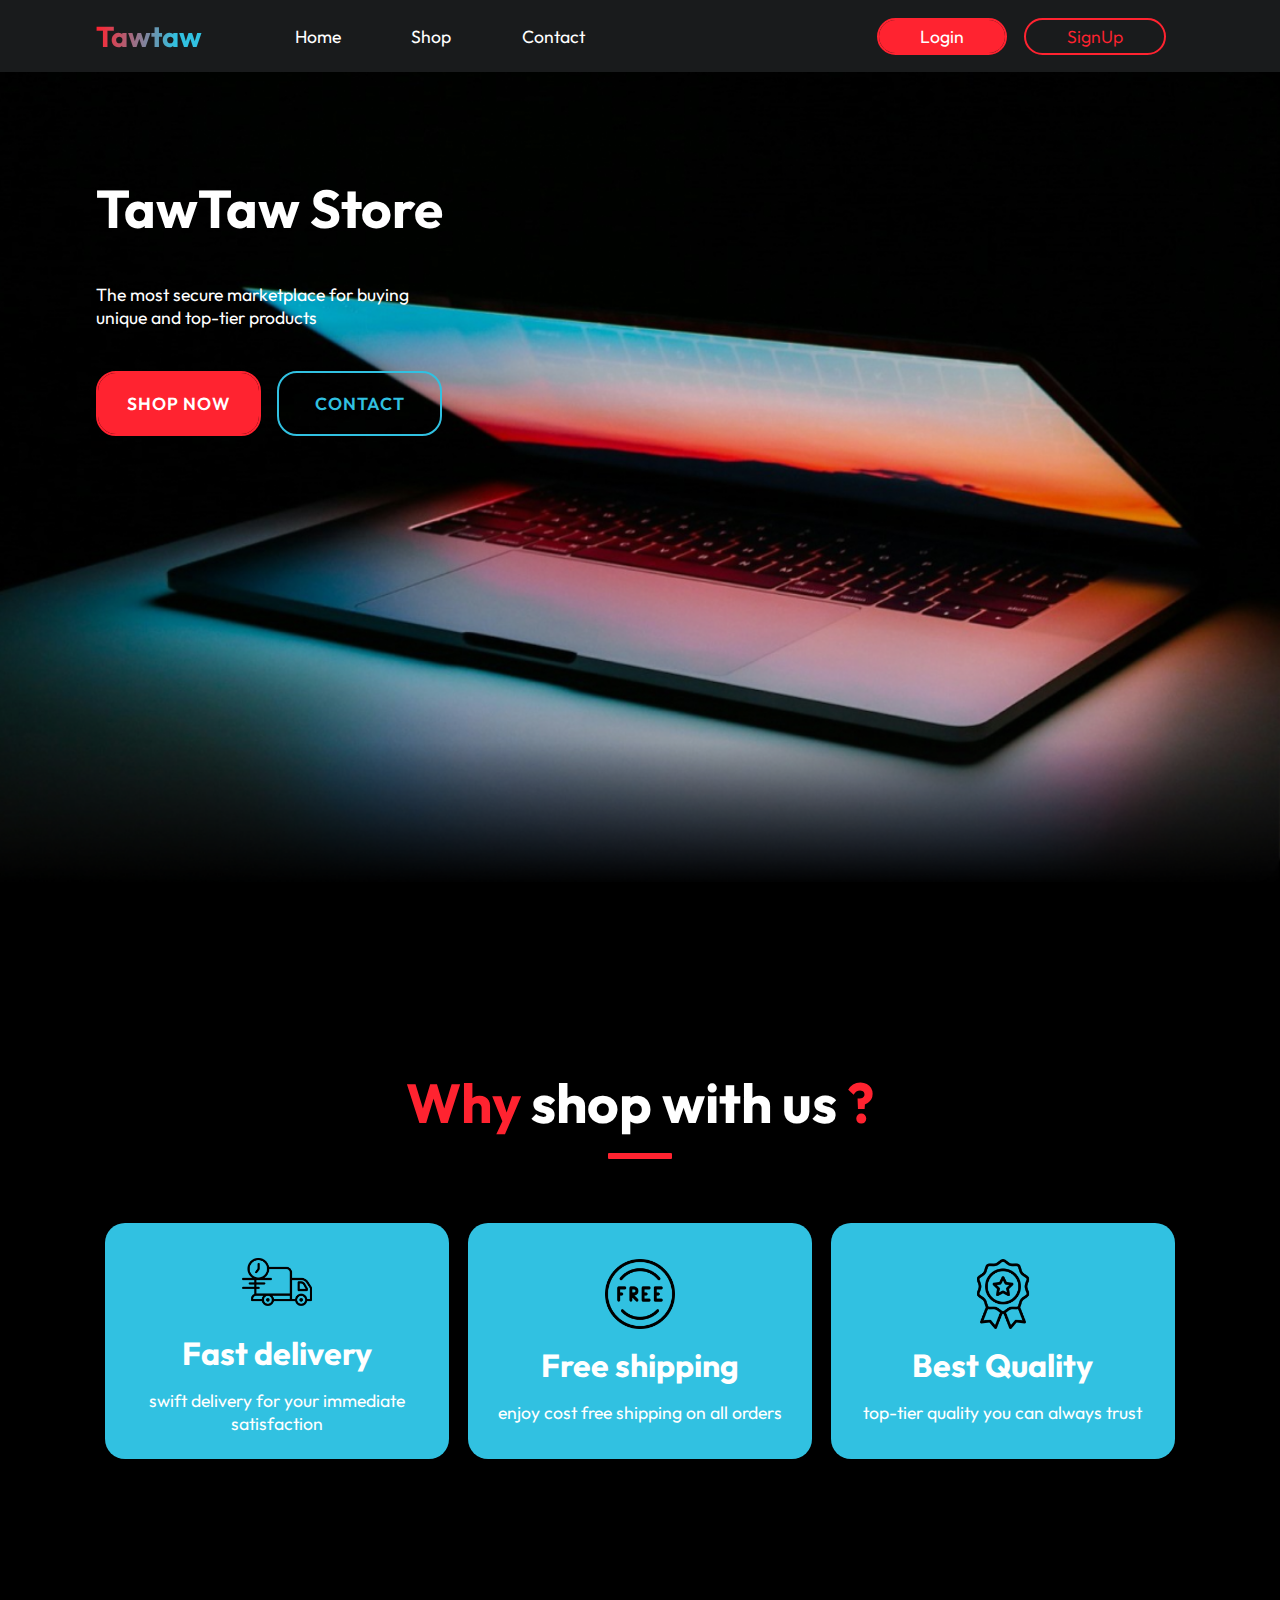
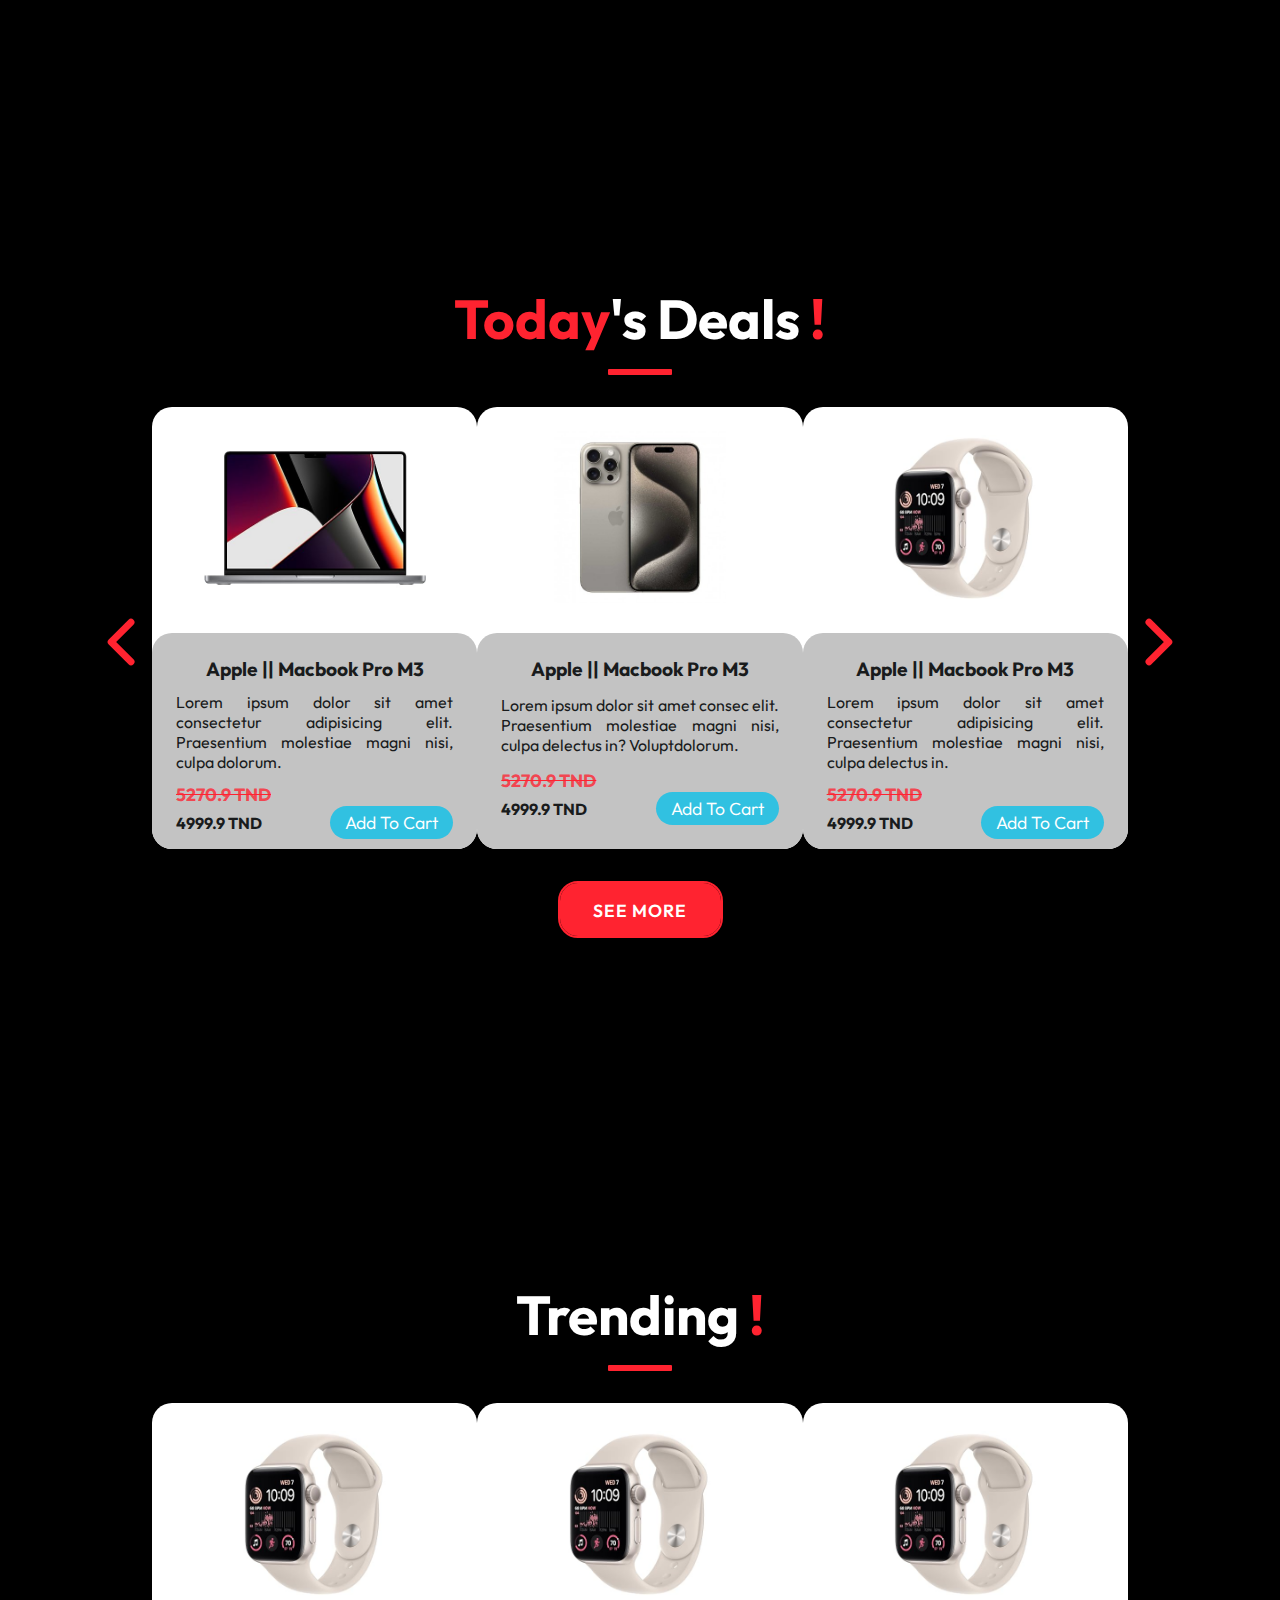
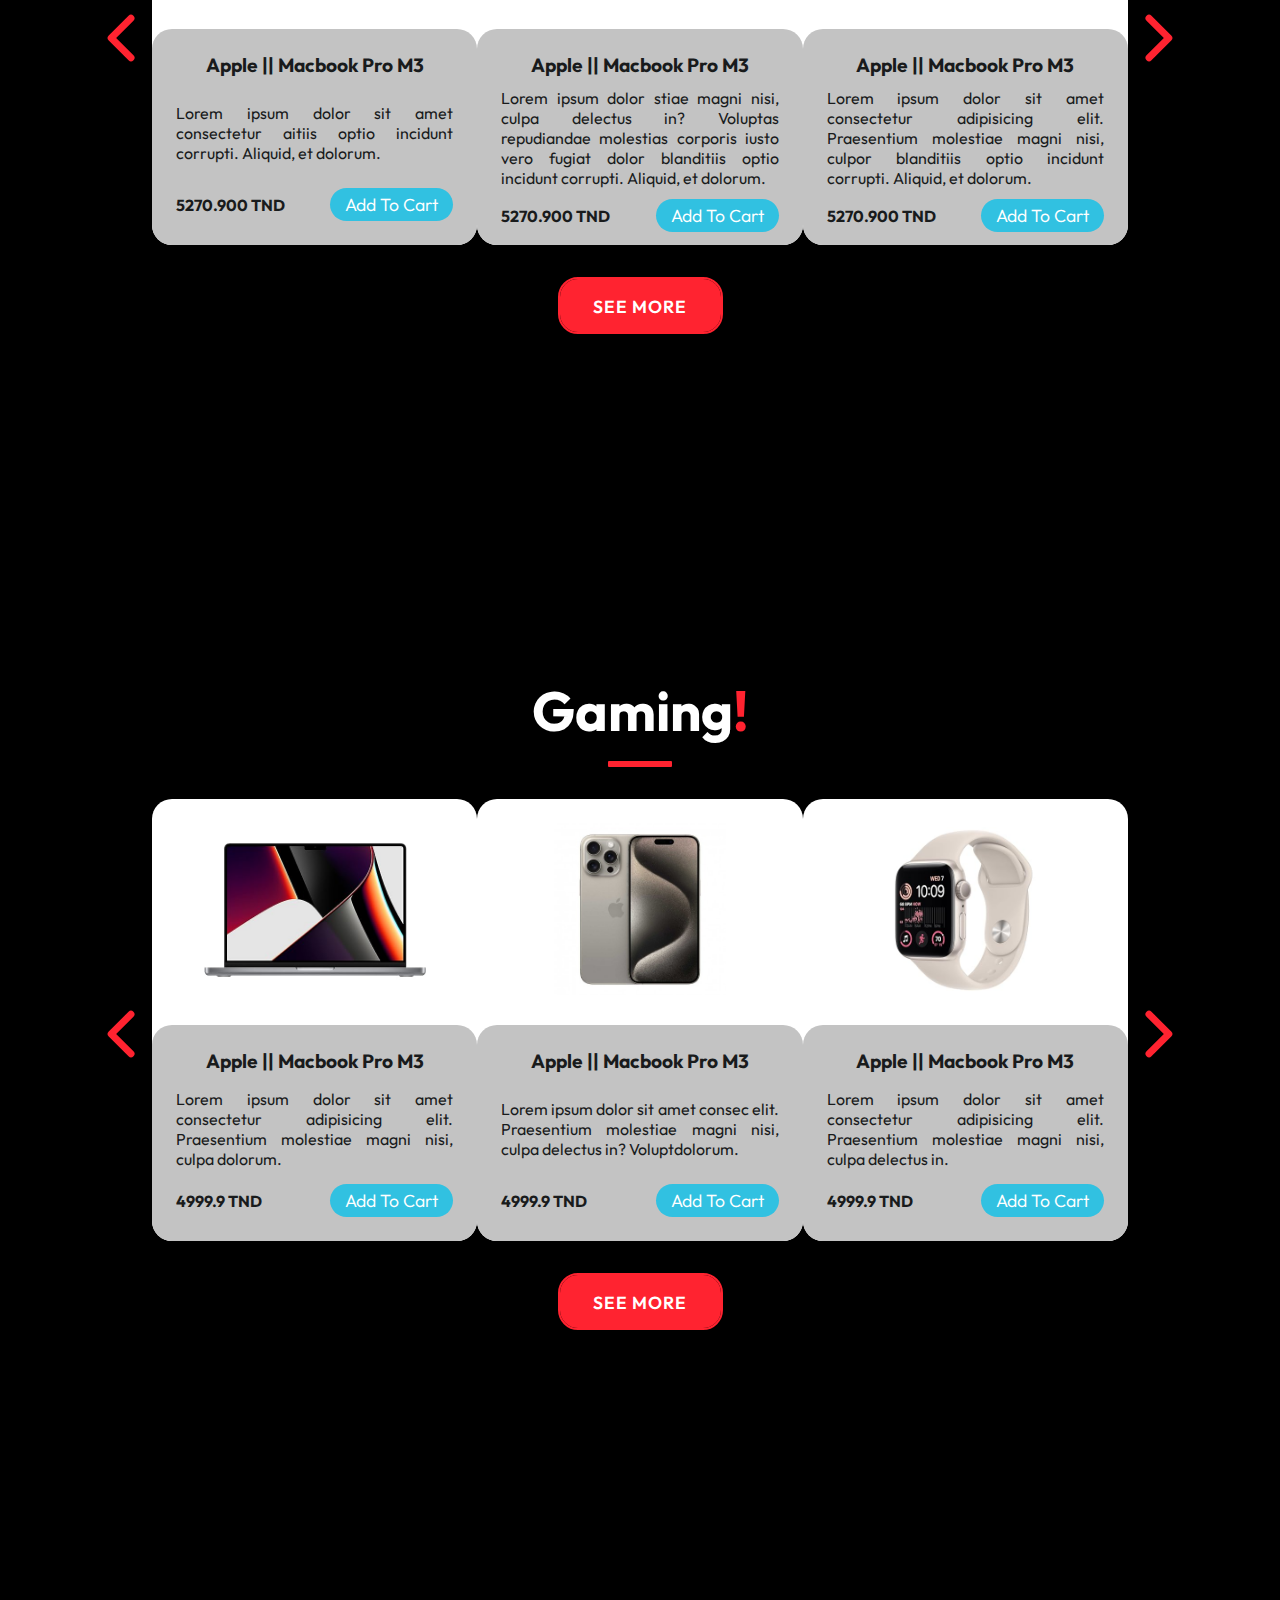
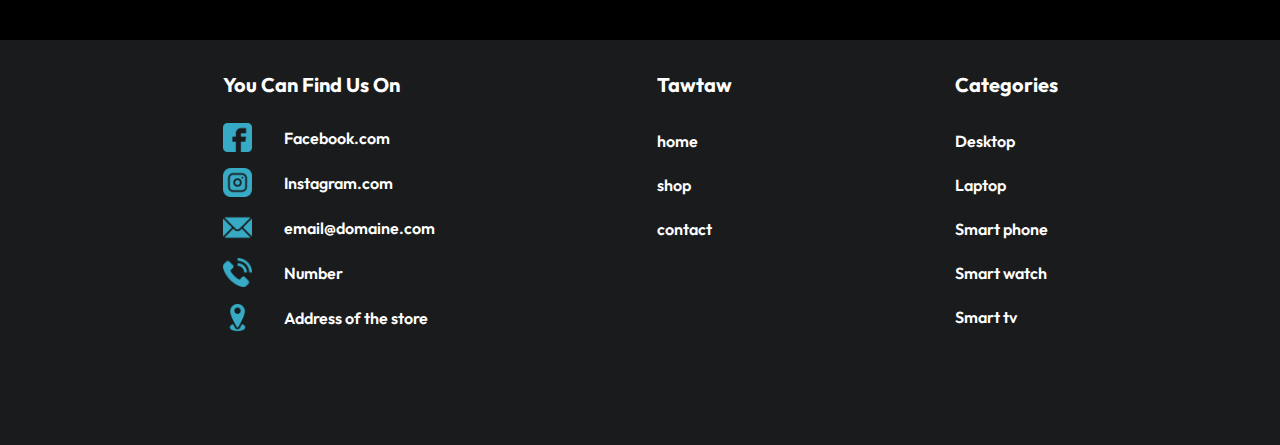
<file: html/index.html>
<!DOCTYPE html>
<html lang="en">

<head>
    <meta charset="UTF-8" />
    <meta name="viewport" content="width=device-width, initial-scale=1.0" />
    <link rel="stylesheet" href="..\css\style.css">
    <link rel="stylesheet" href="..\css\button.css">
    <title>TawTaw\home</title>
</head>

<body>
    <header>
        <nav>
            <span>
                <h1>Tawtaw</h1>
                <a href="s-index.html">Home</a>
                <a href="shop.html">Shop</a>
                <a href="contact.html">Contact</a>
            </span>
            <span>
                <button class="btx-red" id="login">Login</button>
                <button class="btx-red-reverse" id="signup">SignUp</button>
            </span>
        </nav>
    </header>
    <div class="Hero">
        <div class="hero-content">
            <h2>TawTaw Store</h2>
            <p>The most secure marketplace for buying unique and top-tier products</p>
            <div><button class="btx-red" id="Shop">Shop now</button>
                <button class="btx-blue" id="contact">Contact</button>
            </div>
        </div>
        <div class="hero-image">
        </div>
    </div>
    <div class="why">
        <h2 class="section"><span>Why</span> shop with us <span>?</span></h2>
        <hr class="hr">
        <div class="container">
            <div class="why-card">
                <img src="..\Images\Icons\fast-delivery.png" alt="van icon">
                <h3>Fast delivery</h3>
                <p>swift delivery for your immediate satisfaction</p>
            </div>
            <div class="why-card">
                <img src="..\Images\Icons\free.png" alt="coin icon that says free">
                <h3>Free shipping</h3>
                <p>enjoy cost free shipping on all orders</p>
            </div>
            <div class="why-card">
                <img src="..\Images\Icons\Medal.png" alt="achievement icon">
                <h3>Best Quality</h3>
                <p>top-tier quality you can always trust</p>
            </div>
        </div>
    </div>
    <div class="today">
        <h2 class="section"><span>Today</span>'s Deals <span>!</span></h2>
        <hr class="hr">
        <div class="container">
            <div>
                <svg xmlns="http://www.w3.org/2000/svg" width="3.5em" height="3.5em" transform="rotate(180 0 0)"
                    viewBox="0 0 1024 1024">
                    <path fill="#FF2330"
                        d="M338.752 104.704a64 64 0 0 0 0 90.496l316.8 316.8l-316.8 316.8a64 64 0 0 0 90.496 90.496l362.048-362.048a64 64 0 0 0 0-90.496L429.248 104.704a64 64 0 0 0-90.496 0" />
                </svg>
            </div>
            <div class="product-card">
                <div><img src="..\Images\Products\macbook.jpg" alt=""></div>
                <div class="product-card-summary">
                    <h3>Apple || Macbook Pro M3</h3>
                    <p>Lorem ipsum dolor sit amet consectetur adipisicing elit. Praesentium molestiae magni nisi,
                        culpa dolorum.</p>

                    <div>
                        <p class="promo">5270.9 TND</p>
                        <div class="button-holder">
                            <p class="price">4999.9 TND</p>
                            <button class="btx-add">Add to cart</button>
                        </div>
                    </div>
                </div>
            </div>
            <div class="product-card">
                <div><img src="..\Images\Products\iphone.jpg" alt=""></div>
                <div class="product-card-summary">
                    <h3>Apple || Macbook Pro M3</h3>
                    <p>Lorem ipsum dolor sit amet consec elit. Praesentium molestiae magni nisi,
                        culpa
                        delectus in? Voluptdolorum.</p>
                    <div>
                        <p class="promo">5270.9 TND</p>
                        <div class="button-holder">
                            <p class="price">4999.9 TND</p>
                            <button class="btx-add">Add to cart</button>
                        </div>
                    </div>
                </div>
            </div>
            <div class="product-card">
                <div><img src="..\Images\Products\watch.jpg" alt=""></div>
                <div class="product-card-summary">
                    <h3>Apple || Macbook Pro M3</h3>
                    <p>Lorem ipsum dolor sit amet consectetur adipisicing elit. Praesentium molestiae magni nisi,
                        culpa
                        delectus in.</p>
                    <div>
                        <p class="promo">5270.9 TND</p>
                        <div class="button-holder">
                            <p class="price">4999.9 TND</p>
                            <button class="btx-add">Add to cart</button>
                        </div>
                    </div>
                </div>
            </div>
            <div>
                <svg xmlns="http://www.w3.org/2000/svg" width="3.5em" height="3.5em" viewBox="0 0 1024 1024">
                    <path fill="#FF2330"
                        d="M338.752 104.704a64 64 0 0 0 0 90.496l316.8 316.8l-316.8 316.8a64 64 0 0 0 90.496 90.496l362.048-362.048a64 64 0 0 0 0-90.496L429.248 104.704a64 64 0 0 0-90.496 0" />
                </svg>
            </div>
        </div>
        <button class="btx-red" id="Shop">See More</button>
    </div>
    <div class="trending">
        <h2 class="section">Trending <span>!</span></h2>
        <hr class="hr">
        <div class="container">
            <div>
                <svg xmlns="http://www.w3.org/2000/svg" width="3.5em" height="3.5em" transform="rotate(180 0 0)"
                    viewBox="0 0 1024 1024">
                    <path fill="#FF2330"
                        d="M338.752 104.704a64 64 0 0 0 0 90.496l316.8 316.8l-316.8 316.8a64 64 0 0 0 90.496 90.496l362.048-362.048a64 64 0 0 0 0-90.496L429.248 104.704a64 64 0 0 0-90.496 0" />
                </svg>
            </div>
            <div class="product-card">
                <div><img src="..\Images\Products\watch.jpg" alt=""></div>
                <div class="product-card-summary">
                    <h3>Apple || Macbook Pro M3</h3>
                    <p>Lorem ipsum dolor sit amet consectetur aitiis optio
                        incidunt corrupti. Aliquid, et dolorum.</p>
                    <div class="button-holder">
                        <p class="price">5270.900 TND</p>
                        <button class="btx-add">Add to cart</button>
                    </div>
                </div>
            </div>
            <div class="product-card">
                <div><img src="..\Images\Products\watch.jpg" alt=""></div>
                <div class="product-card-summary">
                    <h3>Apple || Macbook Pro M3</h3>
                    <p>Lorem ipsum dolor stiae magni nisi, culpa
                        delectus in? Voluptas repudiandae molestias corporis iusto vero fugiat dolor blanditiis optio
                        incidunt corrupti. Aliquid, et dolorum.</p>
                    <div class="button-holder">
                        <p class="price">5270.900 TND</p>
                        <button class="btx-add">Add to cart</button>
                    </div>
                </div>
            </div>
            <div class="product-card">
                <div><img src="..\Images\Products\watch.jpg" alt=""></div>
                <div class="product-card-summary">
                    <h3>Apple || Macbook Pro M3</h3>
                    <p>Lorem ipsum dolor sit amet consectetur adipisicing elit. Praesentium molestiae magni nisi, culpor
                        blanditiis optio
                        incidunt corrupti. Aliquid, et dolorum.</p>
                    <div class="button-holder">
                        <p class="price">5270.900 TND</p>
                        <button class="btx-add">Add to cart</button>
                    </div>
                </div>
            </div>
            <div>
                <svg xmlns="http://www.w3.org/2000/svg" width="3.5em" height="3.5em" viewBox="0 0 1024 1024">
                    <path fill="#FF2330"
                        d="M338.752 104.704a64 64 0 0 0 0 90.496l316.8 316.8l-316.8 316.8a64 64 0 0 0 90.496 90.496l362.048-362.048a64 64 0 0 0 0-90.496L429.248 104.704a64 64 0 0 0-90.496 0" />
                </svg>
            </div>
        </div>
        <button class="btx-red" id="Shop">See More</button>
    </div>
    <div class="gaming">
        <h2 class="section">Gaming<span>!</span></h2>
        <hr class="hr">
        <div class="container">
            <div>
                <svg xmlns="http://www.w3.org/2000/svg" width="3.5em" height="3.5em" transform="rotate(180 0 0)"
                    viewBox="0 0 1024 1024">
                    <path fill="#FF2330"
                        d="M338.752 104.704a64 64 0 0 0 0 90.496l316.8 316.8l-316.8 316.8a64 64 0 0 0 90.496 90.496l362.048-362.048a64 64 0 0 0 0-90.496L429.248 104.704a64 64 0 0 0-90.496 0" />
                </svg>
            </div>
            <div class="product-card">
                <div><img src="..\Images\Products\macbook.jpg" alt=""></div>
                <div class="product-card-summary">
                    <h3>Apple || Macbook Pro M3</h3>
                    <p>Lorem ipsum dolor sit amet consectetur adipisicing elit. Praesentium molestiae magni nisi,
                        culpa dolorum.</p>
                    <div class="button-holder">
                        <p class="price">4999.9 TND</p>
                        <button class="btx-add">Add to cart</button>
                    </div>
                </div>
            </div>
            <div class="product-card">
                <div><img src="..\Images\Products\iphone.jpg" alt=""></div>
                <div class="product-card-summary">
                    <h3>Apple || Macbook Pro M3</h3>
                    <p>Lorem ipsum dolor sit amet consec elit. Praesentium molestiae magni nisi,
                        culpa
                        delectus in? Voluptdolorum.</p>
                    <div class="button-holder">
                        <p class="price">4999.9 TND</p>
                        <button class="btx-add">Add to cart</button>
                    </div>
                </div>
            </div>
            <div class="product-card">
                <div><img src="..\Images\Products\watch.jpg" alt=""></div>
                <div class="product-card-summary">
                    <h3>Apple || Macbook Pro M3</h3>
                    <p>Lorem ipsum dolor sit amet consectetur adipisicing elit. Praesentium molestiae magni nisi,
                        culpa
                        delectus in.</p>
                    <div class="button-holder">
                        <p class="price">4999.9 TND</p>
                        <button class="btx-add">Add to cart</button>
                    </div>
                </div>
            </div>
            <div>
                <svg xmlns="http://www.w3.org/2000/svg" width="3.5em" height="3.5em" viewBox="0 0 1024 1024">
                    <path fill="#FF2330"
                        d="M338.752 104.704a64 64 0 0 0 0 90.496l316.8 316.8l-316.8 316.8a64 64 0 0 0 90.496 90.496l362.048-362.048a64 64 0 0 0 0-90.496L429.248 104.704a64 64 0 0 0-90.496 0" />
                </svg>
            </div>
        </div>
        <button class="btx-red" id="Shop">See More</button>
    </div>
    <footer>
        <div>
            <h4>you can find us on</h4>
            <div><img src="..\Images\Icons\facebook.png" alt="">
                <a>Facebook.com</a>
            </div>
            <div><img src="..\Images\Icons\instagram.png" alt="">
                <a>Instagram.com</a>
            </div>
            <div><img src="..\Images\Icons\mail.png" alt="">
                <a>email@domaine.com</a>
            </div>
            <div><img src="..\Images\Icons\telephone-call.png" alt="">
                <a>Number</a>
            </div>
            <div><img src="..\Images\Icons\gps-navigation.png" alt="">
                <a>Address of the store</a>
            </div>
        </div>
        <div class="gap-footer">
            <h4>Tawtaw</h4>
            <a href="s-index.html">home</a>
            <a href="shop.html">shop</a>
            <a href="contact.html">contact</a>
        </div>
        <div class="gap-footer">
            <h4>Categories</h4>
            <a>Desktop</a>
            <a>Laptop</a>
            <a>Smart phone</a>
            <a>Smart watch</a>
            <a>Smart tv</a>
        </div>
    </footer>
    <script src="..\JS\index.js"></script>
</body>

</html>
</file>
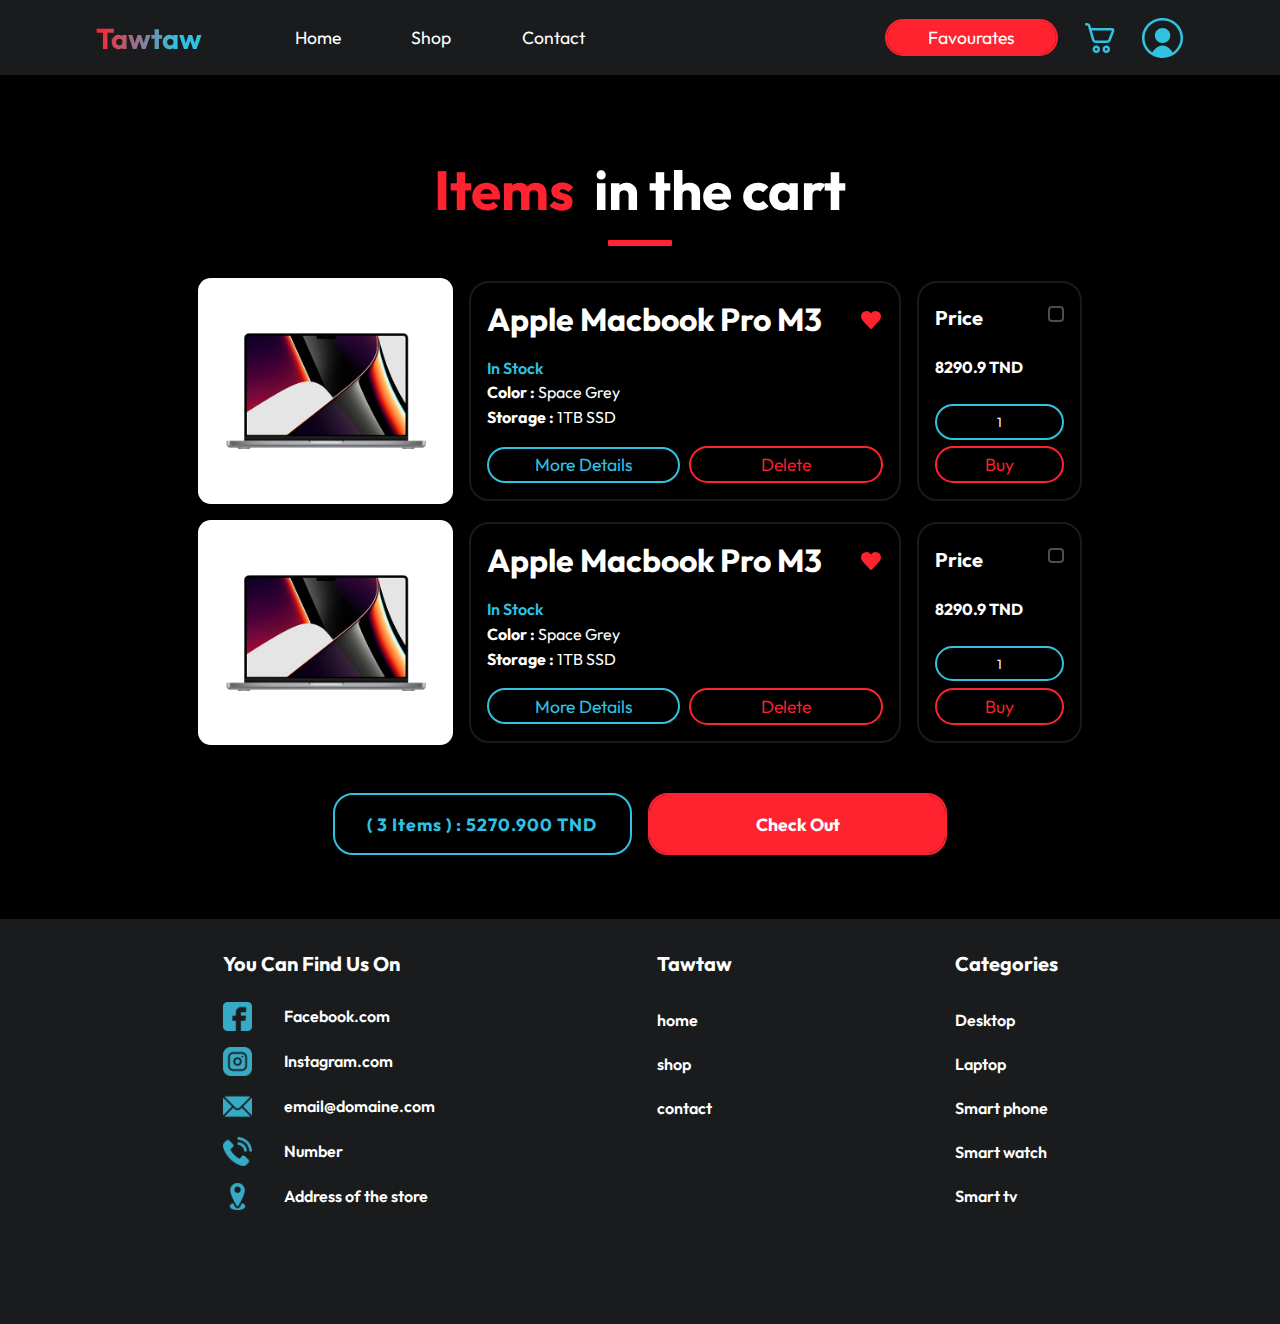
<file: html/cart.html>
<!DOCTYPE html>
<html lang="en">

<head>
    <meta charset="UTF-8" />
    <meta name="viewport" content="width=device-width, initial-scale=1.0" />
    <link rel="stylesheet" href="..\css\style.css">
    <link rel="stylesheet" href="..\css\items.css">
    <link rel="stylesheet" href="..\css\button.css">
    <title>TawTaw\home-l</title>
</head>

<body>
    <header>
        <nav>
            <span>
                <h1>Tawtaw</h1>
                <a href="s-index.html">Home</a>
                <a href="shop.html">Shop</a>
                <a href="contact.html">Contact</a>
            </span>
            <span id="on">
                <button class="btx-red" id="favourates">Favourates</button>
                <svg width="30" height="30" viewBox="0 0 30 30" fill="none" xmlns="http://www.w3.org/2000/svg">
                    <path
                        d="M1.25 0C0.918479 0 0.600537 0.131696 0.366117 0.366117C0.131696 0.600537 0 0.918479 0 1.25C0 1.58152 0.131696 1.89946 0.366117 2.13388C0.600537 2.3683 0.918479 2.5 1.25 2.5H1.865C2.13643 2.50047 2.40033 2.58928 2.61682 2.753C2.83331 2.91672 2.99063 3.14646 3.065 3.4075L7.03 17.2825C7.25426 18.0655 7.72735 18.7542 8.37776 19.2445C9.02816 19.7348 9.82051 20 10.635 20H22.0575C22.8071 20.0001 23.5396 19.7756 24.1603 19.3554C24.7811 18.9351 25.2616 18.3385 25.54 17.6425L29.225 8.4275C29.3765 8.04831 29.4328 7.6378 29.389 7.23183C29.3452 6.82586 29.2026 6.43679 28.9737 6.09865C28.7449 5.7605 28.4366 5.48357 28.076 5.29205C27.7154 5.10053 27.3133 5.00026 26.905 5H6.12L5.4675 2.72C5.24381 1.93693 4.77129 1.24797 4.12135 0.757241C3.47141 0.266517 2.67939 0.00071092 1.865 0H1.25ZM9.435 16.5925L6.835 7.5H26.905L23.2175 16.715C23.1246 16.9467 22.9645 17.1453 22.7578 17.2852C22.551 17.4251 22.3071 17.4999 22.0575 17.5H10.635C10.3636 17.4995 10.0997 17.4107 9.88318 17.247C9.66669 17.0833 9.50937 16.8535 9.435 16.5925ZM11.25 30C11.7425 30 12.2301 29.903 12.6851 29.7145C13.14 29.5261 13.5534 29.2499 13.9017 28.9017C14.2499 28.5534 14.5261 28.14 14.7146 27.6851C14.903 27.2301 15 26.7425 15 26.25C15 25.7575 14.903 25.2699 14.7146 24.8149C14.5261 24.36 14.2499 23.9466 13.9017 23.5983C13.5534 23.2501 13.14 22.9739 12.6851 22.7855C12.2301 22.597 11.7425 22.5 11.25 22.5C10.2554 22.5 9.30161 22.8951 8.59835 23.5983C7.89509 24.3016 7.5 25.2554 7.5 26.25C7.5 27.2446 7.89509 28.1984 8.59835 28.9017C9.30161 29.6049 10.2554 30 11.25 30ZM11.25 27.5C10.9185 27.5 10.6005 27.3683 10.3661 27.1339C10.1317 26.8995 10 26.5815 10 26.25C10 25.9185 10.1317 25.6005 10.3661 25.3661C10.6005 25.1317 10.9185 25 11.25 25C11.5815 25 11.8995 25.1317 12.1339 25.3661C12.3683 25.6005 12.5 25.9185 12.5 26.25C12.5 26.5815 12.3683 26.8995 12.1339 27.1339C11.8995 27.3683 11.5815 27.5 11.25 27.5ZM21.25 30C21.7425 30 22.2301 29.903 22.6851 29.7145C23.14 29.5261 23.5534 29.2499 23.9017 28.9017C24.2499 28.5534 24.5261 28.14 24.7146 27.6851C24.903 27.2301 25 26.7425 25 26.25C25 25.7575 24.903 25.2699 24.7146 24.8149C24.5261 24.36 24.2499 23.9466 23.9017 23.5983C23.5534 23.2501 23.14 22.9739 22.6851 22.7855C22.2301 22.597 21.7425 22.5 21.25 22.5C20.2554 22.5 19.3016 22.8951 18.5984 23.5983C17.8951 24.3016 17.5 25.2554 17.5 26.25C17.5 27.2446 17.8951 28.1984 18.5984 28.9017C19.3016 29.6049 20.2554 30 21.25 30ZM21.25 27.5C20.9185 27.5 20.6005 27.3683 20.3661 27.1339C20.1317 26.8995 20 26.5815 20 26.25C20 25.9185 20.1317 25.6005 20.3661 25.3661C20.6005 25.1317 20.9185 25 21.25 25C21.5815 25 21.8995 25.1317 22.1339 25.3661C22.3683 25.6005 22.5 25.9185 22.5 26.25C22.5 26.5815 22.3683 26.8995 22.1339 27.1339C21.8995 27.3683 21.5815 27.5 21.25 27.5Z"
                        fill="#31C1E1" />
                </svg>
                <svg width="42" height="40" viewBox="0 0 42 40" fill="none" xmlns="http://www.w3.org/2000/svg">
                    <g clip-path="url(#clip0_121_707)">
                        <path
                            d="M28.2638 17.5C28.2638 21.65 24.8208 25 20.5555 25C16.2902 25 12.8472 21.65 12.8472 17.5C12.8472 13.35 16.2902 10 20.5555 10C24.8208 10 28.2638 13.35 28.2638 17.5Z"
                            fill="#31C1E1" />
                        <path fill-rule="evenodd" clip-rule="evenodd"
                            d="M41.1111 20C41.1111 31.05 31.9125 40 20.5556 40C9.19861 40 0 31.05 0 20C0 8.95 9.19861 0 20.5556 0C31.9125 0 41.1111 8.95 41.1111 20ZM10.2778 34.375C10.6889 33.71 14.6715 27.5 20.5299 27.5C26.3625 27.5 30.3708 33.725 30.7819 34.375C33.1712 32.7675 35.1234 30.6193 36.4706 28.1153C37.8178 25.6113 38.5197 22.8264 38.516 20C38.516 10.325 30.4736 2.5 20.5299 2.5C10.5861 2.5 2.54375 10.325 2.54375 20C2.54375 25.95 5.60139 31.225 10.2778 34.375Z"
                            fill="#31C1E1" />
                    </g>
                    <defs>
                        <clipPath id="clip0_121_707">
                            <rect width="41.1111" height="40" fill="white" />
                        </clipPath>
                    </defs>
                </svg>
            </span>
        </nav>
    </header>
    <div class="items">
        <h2 class="section"><span>Items &nbsp;</span>in the cart</h2>
        <hr class="hr">
        <div class="container">
            <div class="product-image"><img src="..\Images\Products\macbook.jpg" alt="product-image"></div>
            <div class="cart-details">
                <div class="button-holder">
                    <h3>Apple Macbook Pro M3</h3>
                    <img class="heart" src="..\Images\Icons\heart_on.svg" onclick="toggleHeart(this)">
                </div>
                <div>
                    <p class="cart-details-details" id="stock">In Stock</p>
                    <p class="cart-details-details"><span>Color :</span> Space Grey</p>
                    <p class="cart-details-details"><span>Storage :</span> 1TB SSD</p>
                </div>
                <div class="button-holder">
                    <button class="btx-blue" id="product">More Details</button>
                    <button class="btx-red-reverse">Delete</button>
                </div>
            </div>
            <div class="cart-options">
                <div class="button-holder">
                    <h3>Price</h3>
                    <input type="checkbox" class="select-pay">

                </div>
                <p><span>8290.9 TND</span></p>
                <div>
                    <input type="number" value="1">
                    <button class="btx-red-reverse" id="buy">buy
                    </button>
                </div>

            </div>
        </div>
        <div class="container">
            <div class="product-image"><img src="..\Images\Products\macbook.jpg" alt="product-image"></div>
            <div class="cart-details">
                <div class="button-holder">
                    <h3>Apple Macbook Pro M3</h3>
                    <img class="heart" src="..\Images\Icons\heart_on.svg" onclick="toggleHeart(this)">
                </div>
                <div>
                    <p class="cart-details-details" id="stock">In Stock</p>
                    <p class="cart-details-details"><span>Color :</span> Space Grey</p>
                    <p class="cart-details-details"><span>Storage :</span> 1TB SSD</p>
                </div>
                <div class="button-holder">
                    <button class="btx-blue" id="product">More Details</button>
                    <button class="btx-red-reverse">Delete</button>
                </div>
            </div>
            <div class="cart-options">
                <div class="button-holder">
                    <h3>Price</h3>
                    <input type="checkbox" class="select-pay">

                </div>
                <p><span>8290.9 TND</span></p>
                <div>
                    <input type="number" value="1">
                    <button class="btx-red-reverse" id="buy">buy
                    </button>
                </div>

            </div>
        </div>
        <div class="container">
            <div class="button-holder" id="cart-buttons">
                <button class="btx-blue">( 3 items ) : 5270.900 TND</button>
                <button class="btx-red" id="buy">Check out</button>
            </div>
        </div>

    </div>
    <footer>
        <div>
            <h4>you can find us on</h4>
            <div><img src="..\Images\Icons\facebook.png" alt="">
                <a>Facebook.com</a>
            </div>
            <div><img src="..\Images\Icons\instagram.png" alt="">
                <a>Instagram.com</a>
            </div>
            <div><img src="..\Images\Icons\mail.png" alt="">
                <a>email@domaine.com</a>
            </div>
            <div><img src="..\Images\Icons\telephone-call.png" alt="">
                <a>Number</a>
            </div>
            <div><img src="..\Images\Icons\gps-navigation.png" alt="">
                <a>Address of the store</a>
            </div>
        </div>
        <div class="gap-footer">
            <h4>Tawtaw</h4>
            <a href="s-index.html">home</a>
            <a href="shop.html">shop</a>
            <a href="contact.html">contact</a>
        </div>
        <div class="gap-footer">
            <h4>Categories</h4>
            <a>Desktop</a>
            <a>Laptop</a>
            <a>Smart phone</a>
            <a>Smart watch</a>
            <a>Smart tv</a>
        </div>
    </footer>
    <script src="..\JS\index.js"></script>
</body>

</html>
</file>
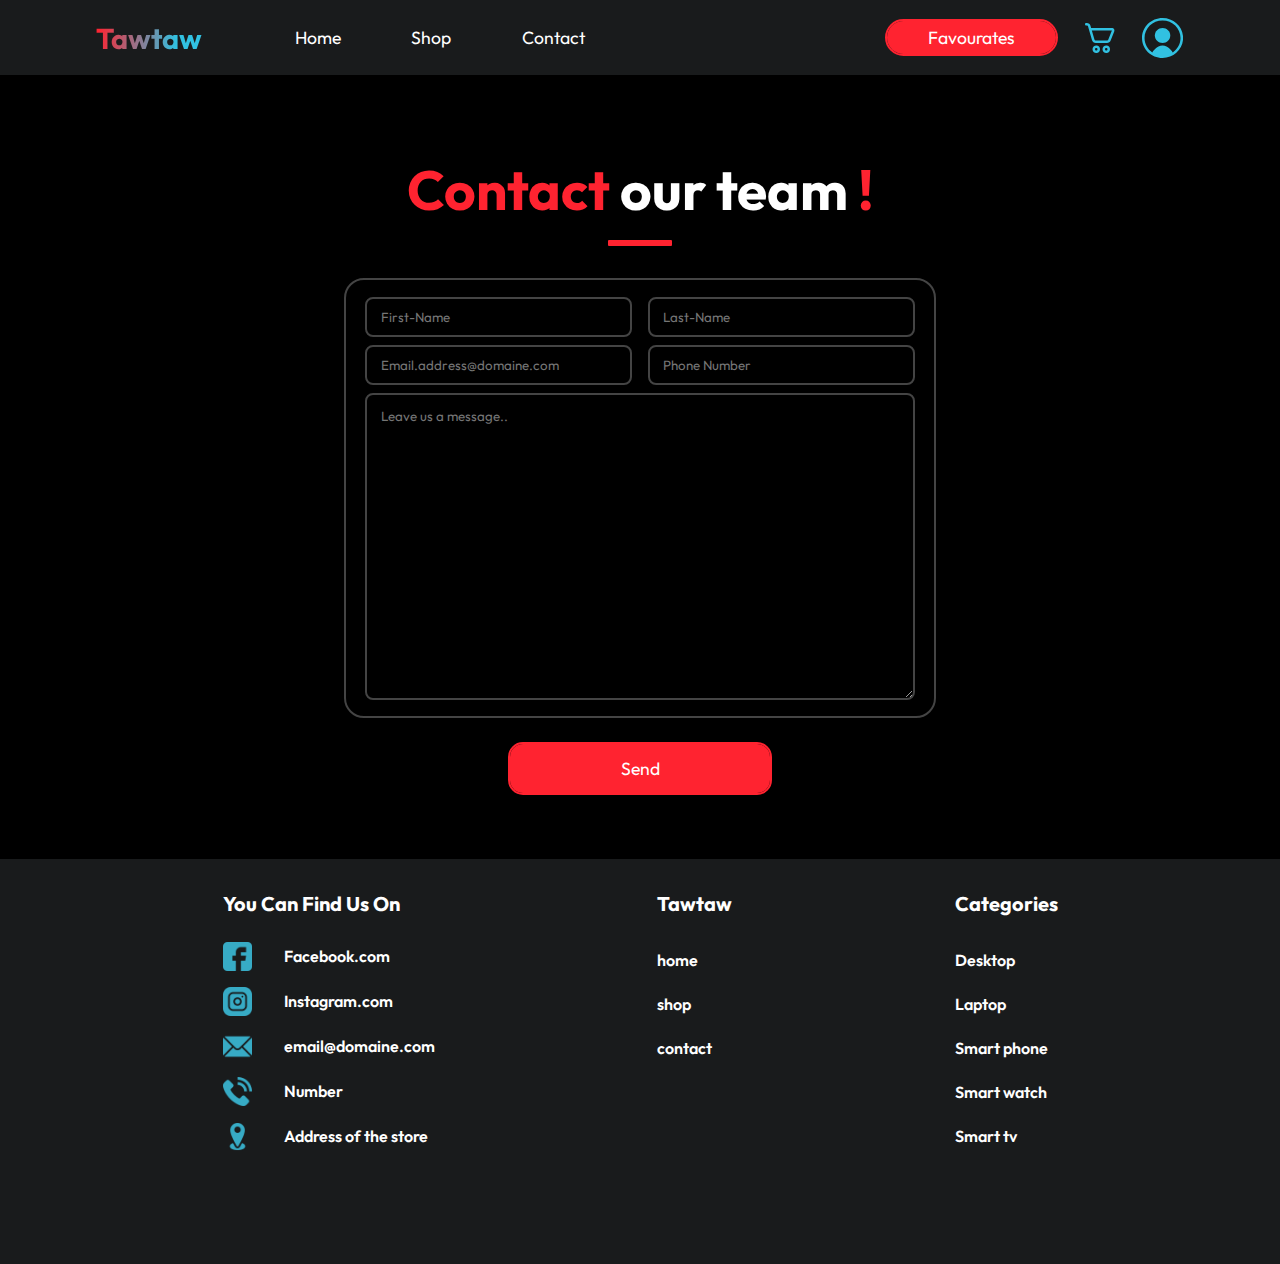
<file: html/contact.html>
<!DOCTYPE html>
<html lang="en">

<head>
    <meta charset="UTF-8" />
    <meta name="viewport" content="width=device-width, initial-scale=1.0" />
    <link rel="stylesheet" href="..\css\style.css">
    <link rel="stylesheet" href="..\css\contact.css">
    <link rel="stylesheet" href="..\css\button.css">
    <title>TawTaw\home-l</title>
</head>

<body>
    <header>
        <nav>
            <span>
                <h1>Tawtaw</h1>
                <a href="s-index.html">Home</a>
                <a href="shop.html">Shop</a>
                <a href="contact.html">Contact</a>
            </span>
            <span id="on">
                <button class="btx-red" id="favourates">Favourates</button>
                <svg width="30" height="30" viewBox="0 0 30 30" fill="none" xmlns="http://www.w3.org/2000/svg">
                    <path
                        d="M1.25 0C0.918479 0 0.600537 0.131696 0.366117 0.366117C0.131696 0.600537 0 0.918479 0 1.25C0 1.58152 0.131696 1.89946 0.366117 2.13388C0.600537 2.3683 0.918479 2.5 1.25 2.5H1.865C2.13643 2.50047 2.40033 2.58928 2.61682 2.753C2.83331 2.91672 2.99063 3.14646 3.065 3.4075L7.03 17.2825C7.25426 18.0655 7.72735 18.7542 8.37776 19.2445C9.02816 19.7348 9.82051 20 10.635 20H22.0575C22.8071 20.0001 23.5396 19.7756 24.1603 19.3554C24.7811 18.9351 25.2616 18.3385 25.54 17.6425L29.225 8.4275C29.3765 8.04831 29.4328 7.6378 29.389 7.23183C29.3452 6.82586 29.2026 6.43679 28.9737 6.09865C28.7449 5.7605 28.4366 5.48357 28.076 5.29205C27.7154 5.10053 27.3133 5.00026 26.905 5H6.12L5.4675 2.72C5.24381 1.93693 4.77129 1.24797 4.12135 0.757241C3.47141 0.266517 2.67939 0.00071092 1.865 0H1.25ZM9.435 16.5925L6.835 7.5H26.905L23.2175 16.715C23.1246 16.9467 22.9645 17.1453 22.7578 17.2852C22.551 17.4251 22.3071 17.4999 22.0575 17.5H10.635C10.3636 17.4995 10.0997 17.4107 9.88318 17.247C9.66669 17.0833 9.50937 16.8535 9.435 16.5925ZM11.25 30C11.7425 30 12.2301 29.903 12.6851 29.7145C13.14 29.5261 13.5534 29.2499 13.9017 28.9017C14.2499 28.5534 14.5261 28.14 14.7146 27.6851C14.903 27.2301 15 26.7425 15 26.25C15 25.7575 14.903 25.2699 14.7146 24.8149C14.5261 24.36 14.2499 23.9466 13.9017 23.5983C13.5534 23.2501 13.14 22.9739 12.6851 22.7855C12.2301 22.597 11.7425 22.5 11.25 22.5C10.2554 22.5 9.30161 22.8951 8.59835 23.5983C7.89509 24.3016 7.5 25.2554 7.5 26.25C7.5 27.2446 7.89509 28.1984 8.59835 28.9017C9.30161 29.6049 10.2554 30 11.25 30ZM11.25 27.5C10.9185 27.5 10.6005 27.3683 10.3661 27.1339C10.1317 26.8995 10 26.5815 10 26.25C10 25.9185 10.1317 25.6005 10.3661 25.3661C10.6005 25.1317 10.9185 25 11.25 25C11.5815 25 11.8995 25.1317 12.1339 25.3661C12.3683 25.6005 12.5 25.9185 12.5 26.25C12.5 26.5815 12.3683 26.8995 12.1339 27.1339C11.8995 27.3683 11.5815 27.5 11.25 27.5ZM21.25 30C21.7425 30 22.2301 29.903 22.6851 29.7145C23.14 29.5261 23.5534 29.2499 23.9017 28.9017C24.2499 28.5534 24.5261 28.14 24.7146 27.6851C24.903 27.2301 25 26.7425 25 26.25C25 25.7575 24.903 25.2699 24.7146 24.8149C24.5261 24.36 24.2499 23.9466 23.9017 23.5983C23.5534 23.2501 23.14 22.9739 22.6851 22.7855C22.2301 22.597 21.7425 22.5 21.25 22.5C20.2554 22.5 19.3016 22.8951 18.5984 23.5983C17.8951 24.3016 17.5 25.2554 17.5 26.25C17.5 27.2446 17.8951 28.1984 18.5984 28.9017C19.3016 29.6049 20.2554 30 21.25 30ZM21.25 27.5C20.9185 27.5 20.6005 27.3683 20.3661 27.1339C20.1317 26.8995 20 26.5815 20 26.25C20 25.9185 20.1317 25.6005 20.3661 25.3661C20.6005 25.1317 20.9185 25 21.25 25C21.5815 25 21.8995 25.1317 22.1339 25.3661C22.3683 25.6005 22.5 25.9185 22.5 26.25C22.5 26.5815 22.3683 26.8995 22.1339 27.1339C21.8995 27.3683 21.5815 27.5 21.25 27.5Z"
                        fill="#31C1E1" />
                </svg>
                <svg width="42" height="40" viewBox="0 0 42 40" fill="none" xmlns="http://www.w3.org/2000/svg">
                    <g clip-path="url(#clip0_121_707)">
                        <path
                            d="M28.2638 17.5C28.2638 21.65 24.8208 25 20.5555 25C16.2902 25 12.8472 21.65 12.8472 17.5C12.8472 13.35 16.2902 10 20.5555 10C24.8208 10 28.2638 13.35 28.2638 17.5Z"
                            fill="#31C1E1" />
                        <path fill-rule="evenodd" clip-rule="evenodd"
                            d="M41.1111 20C41.1111 31.05 31.9125 40 20.5556 40C9.19861 40 0 31.05 0 20C0 8.95 9.19861 0 20.5556 0C31.9125 0 41.1111 8.95 41.1111 20ZM10.2778 34.375C10.6889 33.71 14.6715 27.5 20.5299 27.5C26.3625 27.5 30.3708 33.725 30.7819 34.375C33.1712 32.7675 35.1234 30.6193 36.4706 28.1153C37.8178 25.6113 38.5197 22.8264 38.516 20C38.516 10.325 30.4736 2.5 20.5299 2.5C10.5861 2.5 2.54375 10.325 2.54375 20C2.54375 25.95 5.60139 31.225 10.2778 34.375Z"
                            fill="#31C1E1" />
                    </g>
                    <defs>
                        <clipPath id="clip0_121_707">
                            <rect width="41.1111" height="40" fill="white" />
                        </clipPath>
                    </defs>
                </svg>
            </span>
        </nav>
    </header>
    <div class="contact">
        <h1 class="section"><span>Contact </span> our team <span>!</span></h1>
        <hr class="hr">
        <form class="container">
            <div>
                <input type="text" placeholder="First-Name">
                <input type="text" placeholder="Last-Name">
            </div>
            <div>
                <input type="email" placeholder="Email.address@domaine.com">
                <input type="number" placeholder="Phone Number">
            </div>
            <textarea placeholder="Leave us a message.."></textarea>
        </form>
        <div class="button-holder"><button class="btx-red">Send</button></div>
    </div>
    <footer>
        <div>
            <h4>you can find us on</h4>
            <div><img src="..\Images\Icons\facebook.png" alt="">
                <a>Facebook.com</a>
            </div>
            <div><img src="..\Images\Icons\instagram.png" alt="">
                <a>Instagram.com</a>
            </div>
            <div><img src="..\Images\Icons\mail.png" alt="">
                <a>email@domaine.com</a>
            </div>
            <div><img src="..\Images\Icons\telephone-call.png" alt="">
                <a>Number</a>
            </div>
            <div><img src="..\Images\Icons\gps-navigation.png" alt="">
                <a>Address of the store</a>
            </div>
        </div>
        <div class="gap-footer">
            <h4>Tawtaw</h4>
            <a href="s-index.html">home</a>
            <a href="shop.html">shop</a>
            <a href="contact.html">contact</a>
        </div>
        <div class="gap-footer">
            <h4>Categories</h4>
            <a>Desktop</a>
            <a>Laptop</a>
            <a>Smart phone</a>
            <a>Smart watch</a>
            <a>Smart tv</a>
        </div>
    </footer>
    <script src="..\JS\index.js"></script>
</body>

</html>
</file>
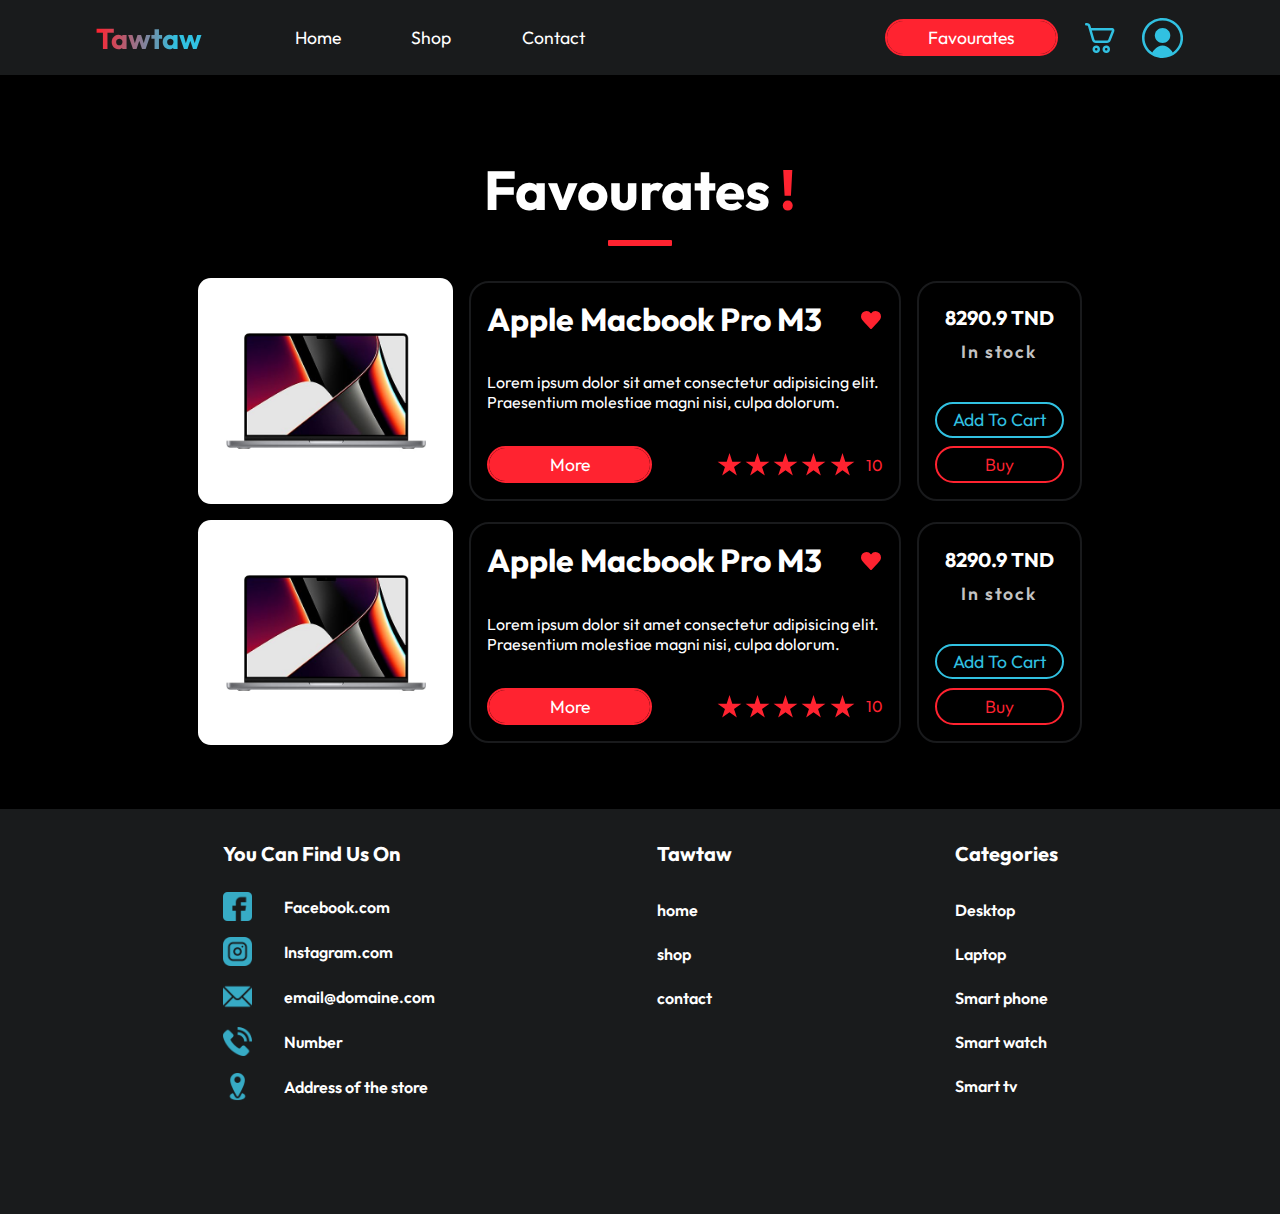
<file: html/favourates.html>
<!DOCTYPE html>
<html lang="en">

<head>
    <meta charset="UTF-8" />
    <meta name="viewport" content="width=device-width, initial-scale=1.0" />
    <link rel="stylesheet" href="..\css\style.css">
    <link rel="stylesheet" href="..\css\items.css">
    <link rel="stylesheet" href="..\css\button.css">
    <title>TawTaw\home-l</title>
</head>

<body>
    <header>
        <nav>
            <span>
                <h1>Tawtaw</h1>
                <a href="s-index.html">Home</a>
                <a href="shop.html">Shop</a>
                <a href="contact.html">Contact</a>
            </span>
            <span id="on">
                <button class="btx-red" id="favourates">Favourates</button>
                <svg width="30" height="30" viewBox="0 0 30 30" fill="none" xmlns="http://www.w3.org/2000/svg">
                    <path
                        d="M1.25 0C0.918479 0 0.600537 0.131696 0.366117 0.366117C0.131696 0.600537 0 0.918479 0 1.25C0 1.58152 0.131696 1.89946 0.366117 2.13388C0.600537 2.3683 0.918479 2.5 1.25 2.5H1.865C2.13643 2.50047 2.40033 2.58928 2.61682 2.753C2.83331 2.91672 2.99063 3.14646 3.065 3.4075L7.03 17.2825C7.25426 18.0655 7.72735 18.7542 8.37776 19.2445C9.02816 19.7348 9.82051 20 10.635 20H22.0575C22.8071 20.0001 23.5396 19.7756 24.1603 19.3554C24.7811 18.9351 25.2616 18.3385 25.54 17.6425L29.225 8.4275C29.3765 8.04831 29.4328 7.6378 29.389 7.23183C29.3452 6.82586 29.2026 6.43679 28.9737 6.09865C28.7449 5.7605 28.4366 5.48357 28.076 5.29205C27.7154 5.10053 27.3133 5.00026 26.905 5H6.12L5.4675 2.72C5.24381 1.93693 4.77129 1.24797 4.12135 0.757241C3.47141 0.266517 2.67939 0.00071092 1.865 0H1.25ZM9.435 16.5925L6.835 7.5H26.905L23.2175 16.715C23.1246 16.9467 22.9645 17.1453 22.7578 17.2852C22.551 17.4251 22.3071 17.4999 22.0575 17.5H10.635C10.3636 17.4995 10.0997 17.4107 9.88318 17.247C9.66669 17.0833 9.50937 16.8535 9.435 16.5925ZM11.25 30C11.7425 30 12.2301 29.903 12.6851 29.7145C13.14 29.5261 13.5534 29.2499 13.9017 28.9017C14.2499 28.5534 14.5261 28.14 14.7146 27.6851C14.903 27.2301 15 26.7425 15 26.25C15 25.7575 14.903 25.2699 14.7146 24.8149C14.5261 24.36 14.2499 23.9466 13.9017 23.5983C13.5534 23.2501 13.14 22.9739 12.6851 22.7855C12.2301 22.597 11.7425 22.5 11.25 22.5C10.2554 22.5 9.30161 22.8951 8.59835 23.5983C7.89509 24.3016 7.5 25.2554 7.5 26.25C7.5 27.2446 7.89509 28.1984 8.59835 28.9017C9.30161 29.6049 10.2554 30 11.25 30ZM11.25 27.5C10.9185 27.5 10.6005 27.3683 10.3661 27.1339C10.1317 26.8995 10 26.5815 10 26.25C10 25.9185 10.1317 25.6005 10.3661 25.3661C10.6005 25.1317 10.9185 25 11.25 25C11.5815 25 11.8995 25.1317 12.1339 25.3661C12.3683 25.6005 12.5 25.9185 12.5 26.25C12.5 26.5815 12.3683 26.8995 12.1339 27.1339C11.8995 27.3683 11.5815 27.5 11.25 27.5ZM21.25 30C21.7425 30 22.2301 29.903 22.6851 29.7145C23.14 29.5261 23.5534 29.2499 23.9017 28.9017C24.2499 28.5534 24.5261 28.14 24.7146 27.6851C24.903 27.2301 25 26.7425 25 26.25C25 25.7575 24.903 25.2699 24.7146 24.8149C24.5261 24.36 24.2499 23.9466 23.9017 23.5983C23.5534 23.2501 23.14 22.9739 22.6851 22.7855C22.2301 22.597 21.7425 22.5 21.25 22.5C20.2554 22.5 19.3016 22.8951 18.5984 23.5983C17.8951 24.3016 17.5 25.2554 17.5 26.25C17.5 27.2446 17.8951 28.1984 18.5984 28.9017C19.3016 29.6049 20.2554 30 21.25 30ZM21.25 27.5C20.9185 27.5 20.6005 27.3683 20.3661 27.1339C20.1317 26.8995 20 26.5815 20 26.25C20 25.9185 20.1317 25.6005 20.3661 25.3661C20.6005 25.1317 20.9185 25 21.25 25C21.5815 25 21.8995 25.1317 22.1339 25.3661C22.3683 25.6005 22.5 25.9185 22.5 26.25C22.5 26.5815 22.3683 26.8995 22.1339 27.1339C21.8995 27.3683 21.5815 27.5 21.25 27.5Z"
                        fill="#31C1E1" />
                </svg>
                <svg width="42" height="40" viewBox="0 0 42 40" fill="none" xmlns="http://www.w3.org/2000/svg">
                    <g clip-path="url(#clip0_121_707)">
                        <path
                            d="M28.2638 17.5C28.2638 21.65 24.8208 25 20.5555 25C16.2902 25 12.8472 21.65 12.8472 17.5C12.8472 13.35 16.2902 10 20.5555 10C24.8208 10 28.2638 13.35 28.2638 17.5Z"
                            fill="#31C1E1" />
                        <path fill-rule="evenodd" clip-rule="evenodd"
                            d="M41.1111 20C41.1111 31.05 31.9125 40 20.5556 40C9.19861 40 0 31.05 0 20C0 8.95 9.19861 0 20.5556 0C31.9125 0 41.1111 8.95 41.1111 20ZM10.2778 34.375C10.6889 33.71 14.6715 27.5 20.5299 27.5C26.3625 27.5 30.3708 33.725 30.7819 34.375C33.1712 32.7675 35.1234 30.6193 36.4706 28.1153C37.8178 25.6113 38.5197 22.8264 38.516 20C38.516 10.325 30.4736 2.5 20.5299 2.5C10.5861 2.5 2.54375 10.325 2.54375 20C2.54375 25.95 5.60139 31.225 10.2778 34.375Z"
                            fill="#31C1E1" />
                    </g>
                    <defs>
                        <clipPath id="clip0_121_707">
                            <rect width="41.1111" height="40" fill="white" />
                        </clipPath>
                    </defs>
                </svg>
            </span>
        </nav>
    </header>
    <div class="items">
        <h2 class="section">Favourates <span>!</span></h2>
        <hr class="hr">
        <div class="container">
            <div class="product-image"><img src="..\Images\Products\macbook.jpg" alt="product-image"></div>
            <div class="middle-card">
                <div class="button-holder">
                    <h3>Apple Macbook Pro M3</h3>
                    <img class="heart" src="..\Images\Icons\heart_on.svg" onclick="toggleHeart(this)">

                </div>
                <div>
                    <p class="cart-details-details">Lorem ipsum dolor sit amet consectetur adipisicing elit. Praesentium
                        molestiae magni nisi,
                        culpa dolorum.</p>
                </div>
                <div class="button-holder">
                    <button class="btx-red" id="product">More</button>
                    <div class="rating">
                        <svg width="25" height="23" viewBox="0 0 25 23" fill="none" xmlns="http://www.w3.org/2000/svg">
                            <path
                                d="M12.5 0L15.3064 8.63729H24.3882L17.0409 13.9754L19.8473 22.6127L12.5 17.2746L5.15268 22.6127L7.95911 13.9754L0.611794 8.63729H9.69357L12.5 0Z"
                                fill="#FF2330" />
                        </svg>
                        <svg width="25" height="23" viewBox="0 0 25 23" fill="none" xmlns="http://www.w3.org/2000/svg">
                            <path
                                d="M12.5 0L15.3064 8.63729H24.3882L17.0409 13.9754L19.8473 22.6127L12.5 17.2746L5.15268 22.6127L7.95911 13.9754L0.611794 8.63729H9.69357L12.5 0Z"
                                fill="#FF2330" />
                        </svg>
                        <svg width="25" height="23" viewBox="0 0 25 23" fill="none" xmlns="http://www.w3.org/2000/svg">
                            <path
                                d="M12.5 0L15.3064 8.63729H24.3882L17.0409 13.9754L19.8473 22.6127L12.5 17.2746L5.15268 22.6127L7.95911 13.9754L0.611794 8.63729H9.69357L12.5 0Z"
                                fill="#FF2330" />
                        </svg>
                        <svg width="25" height="23" viewBox="0 0 25 23" fill="none" xmlns="http://www.w3.org/2000/svg">
                            <path
                                d="M12.5 0L15.3064 8.63729H24.3882L17.0409 13.9754L19.8473 22.6127L12.5 17.2746L5.15268 22.6127L7.95911 13.9754L0.611794 8.63729H9.69357L12.5 0Z"
                                fill="#FF2330" />
                        </svg>
                        <svg width="25" height="23" viewBox="0 0 25 23" fill="none" xmlns="http://www.w3.org/2000/svg">
                            <path
                                d="M12.5 0L15.3064 8.63729H24.3882L17.0409 13.9754L19.8473 22.6127L12.5 17.2746L5.15268 22.6127L7.95911 13.9754L0.611794 8.63729H9.69357L12.5 0Z"
                                fill="#FF2330" />
                        </svg>
                        <p>10</p>
                    </div>
                </div>
            </div>
            <div class="right-card">
                <div>
                    <h3>8290.9 TND</h3>
                    <p>In stock</p>
                </div>
                <div>
                    <button class="btx-blue">Add to cart</button>
                    <button class="btx-red-reverse" id="buy">buy</button>
                </div>
            </div>
        </div>
        <div class="container">
            <div class="product-image"><img src="..\Images\Products\macbook.jpg" alt="product-image"></div>
            <div class="middle-card">
                <div class="button-holder">
                    <h3>Apple Macbook Pro M3</h3>
                    <img class="heart" src="..\Images\Icons\heart_on.svg" onclick="toggleHeart(this)">

                </div>
                <div>
                    <p class="cart-details-details">Lorem ipsum dolor sit amet consectetur adipisicing elit. Praesentium
                        molestiae magni nisi,
                        culpa dolorum.</p>
                </div>
                <div class="button-holder">
                    <button class="btx-red" id="product">More</button>
                    <div class="rating">
                        <svg width="25" height="23" viewBox="0 0 25 23" fill="none" xmlns="http://www.w3.org/2000/svg">
                            <path
                                d="M12.5 0L15.3064 8.63729H24.3882L17.0409 13.9754L19.8473 22.6127L12.5 17.2746L5.15268 22.6127L7.95911 13.9754L0.611794 8.63729H9.69357L12.5 0Z"
                                fill="#FF2330" />
                        </svg>
                        <svg width="25" height="23" viewBox="0 0 25 23" fill="none" xmlns="http://www.w3.org/2000/svg">
                            <path
                                d="M12.5 0L15.3064 8.63729H24.3882L17.0409 13.9754L19.8473 22.6127L12.5 17.2746L5.15268 22.6127L7.95911 13.9754L0.611794 8.63729H9.69357L12.5 0Z"
                                fill="#FF2330" />
                        </svg>
                        <svg width="25" height="23" viewBox="0 0 25 23" fill="none" xmlns="http://www.w3.org/2000/svg">
                            <path
                                d="M12.5 0L15.3064 8.63729H24.3882L17.0409 13.9754L19.8473 22.6127L12.5 17.2746L5.15268 22.6127L7.95911 13.9754L0.611794 8.63729H9.69357L12.5 0Z"
                                fill="#FF2330" />
                        </svg>
                        <svg width="25" height="23" viewBox="0 0 25 23" fill="none" xmlns="http://www.w3.org/2000/svg">
                            <path
                                d="M12.5 0L15.3064 8.63729H24.3882L17.0409 13.9754L19.8473 22.6127L12.5 17.2746L5.15268 22.6127L7.95911 13.9754L0.611794 8.63729H9.69357L12.5 0Z"
                                fill="#FF2330" />
                        </svg>
                        <svg width="25" height="23" viewBox="0 0 25 23" fill="none" xmlns="http://www.w3.org/2000/svg">
                            <path
                                d="M12.5 0L15.3064 8.63729H24.3882L17.0409 13.9754L19.8473 22.6127L12.5 17.2746L5.15268 22.6127L7.95911 13.9754L0.611794 8.63729H9.69357L12.5 0Z"
                                fill="#FF2330" />
                        </svg>
                        <p>10</p>
                    </div>
                </div>
            </div>
            <div class="right-card">
                <div>
                    <h3>8290.9 TND</h3>
                    <p>In stock</p>
                </div>
                <div>
                    <button class="btx-blue">Add to cart</button>
                    <button class="btx-red-reverse" id="buy">buy</button>
                </div>
            </div>
        </div>

    </div>
    <footer>
        <div>
            <h4>you can find us on</h4>
            <div><img src="..\Images\Icons\facebook.png" alt="">
                <a>Facebook.com</a>
            </div>
            <div><img src="..\Images\Icons\instagram.png" alt="">
                <a>Instagram.com</a>
            </div>
            <div><img src="..\Images\Icons\mail.png" alt="">
                <a>email@domaine.com</a>
            </div>
            <div><img src="..\Images\Icons\telephone-call.png" alt="">
                <a>Number</a>
            </div>
            <div><img src="..\Images\Icons\gps-navigation.png" alt="">
                <a>Address of the store</a>
            </div>
        </div>
        <div class="gap-footer">
            <h4>Tawtaw</h4>
            <a href="s-index.html">home</a>
            <a href="shop.html">shop</a>
            <a href="contact.html">contact</a>
        </div>
        <div class="gap-footer">
            <h4>Categories</h4>
            <a>Desktop</a>
            <a>Laptop</a>
            <a>Smart phone</a>
            <a>Smart watch</a>
            <a>Smart tv</a>
        </div>
    </footer>
    <script src="..\JS\index.js"></script>
</body>

</html>
</file>
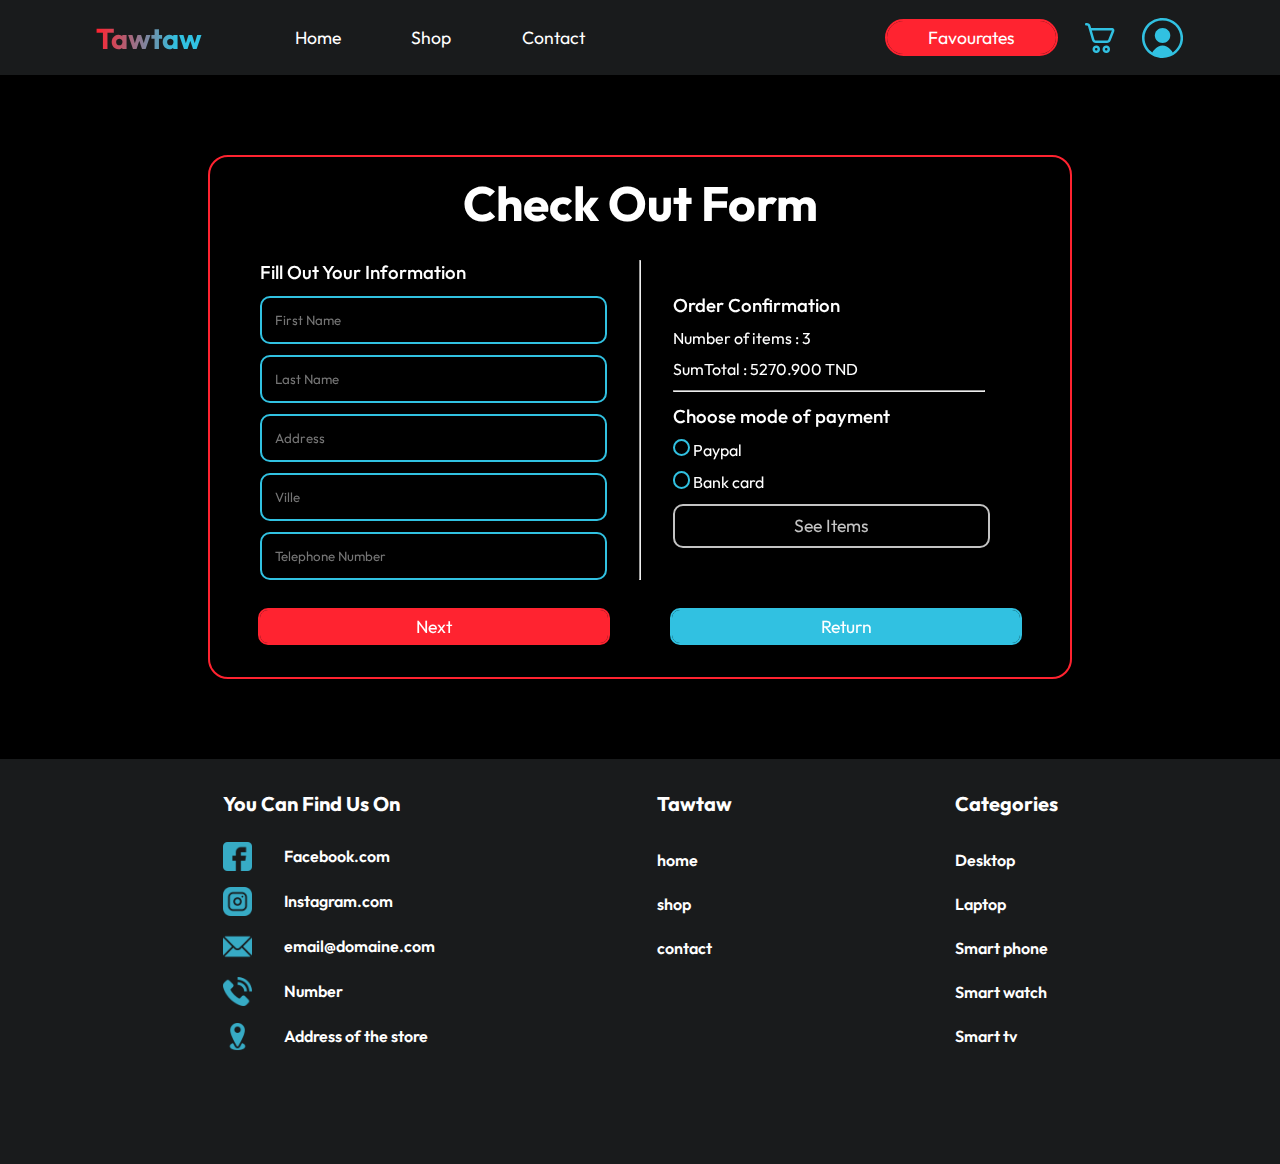
<file: html/pay.html>
<!DOCTYPE html>
<html lang="en">

<head>
    <meta charset="UTF-8" />
    <meta name="viewport" content="width=device-width, initial-scale=1.0" />
    <link rel="stylesheet" href="..\css\style.css">
    <link rel="stylesheet" href="..\css\button.css">
    <link rel="stylesheet" href="..\css\pay.css">

    <title>TawTaw\home-l</title>
</head>

<body>
    <header>
        <nav>
            <span>
                <h1>Tawtaw</h1>
                <a href="s-index.html">Home</a>
                <a href="shop.html">Shop</a>
                <a href="contact.html">Contact</a>
            </span>
            <span id="on">
                <button class="btx-red" id="favourates">Favourates</button>
                <svg width="30" height="30" viewBox="0 0 30 30" fill="none" xmlns="http://www.w3.org/2000/svg">
                    <path
                        d="M1.25 0C0.918479 0 0.600537 0.131696 0.366117 0.366117C0.131696 0.600537 0 0.918479 0 1.25C0 1.58152 0.131696 1.89946 0.366117 2.13388C0.600537 2.3683 0.918479 2.5 1.25 2.5H1.865C2.13643 2.50047 2.40033 2.58928 2.61682 2.753C2.83331 2.91672 2.99063 3.14646 3.065 3.4075L7.03 17.2825C7.25426 18.0655 7.72735 18.7542 8.37776 19.2445C9.02816 19.7348 9.82051 20 10.635 20H22.0575C22.8071 20.0001 23.5396 19.7756 24.1603 19.3554C24.7811 18.9351 25.2616 18.3385 25.54 17.6425L29.225 8.4275C29.3765 8.04831 29.4328 7.6378 29.389 7.23183C29.3452 6.82586 29.2026 6.43679 28.9737 6.09865C28.7449 5.7605 28.4366 5.48357 28.076 5.29205C27.7154 5.10053 27.3133 5.00026 26.905 5H6.12L5.4675 2.72C5.24381 1.93693 4.77129 1.24797 4.12135 0.757241C3.47141 0.266517 2.67939 0.00071092 1.865 0H1.25ZM9.435 16.5925L6.835 7.5H26.905L23.2175 16.715C23.1246 16.9467 22.9645 17.1453 22.7578 17.2852C22.551 17.4251 22.3071 17.4999 22.0575 17.5H10.635C10.3636 17.4995 10.0997 17.4107 9.88318 17.247C9.66669 17.0833 9.50937 16.8535 9.435 16.5925ZM11.25 30C11.7425 30 12.2301 29.903 12.6851 29.7145C13.14 29.5261 13.5534 29.2499 13.9017 28.9017C14.2499 28.5534 14.5261 28.14 14.7146 27.6851C14.903 27.2301 15 26.7425 15 26.25C15 25.7575 14.903 25.2699 14.7146 24.8149C14.5261 24.36 14.2499 23.9466 13.9017 23.5983C13.5534 23.2501 13.14 22.9739 12.6851 22.7855C12.2301 22.597 11.7425 22.5 11.25 22.5C10.2554 22.5 9.30161 22.8951 8.59835 23.5983C7.89509 24.3016 7.5 25.2554 7.5 26.25C7.5 27.2446 7.89509 28.1984 8.59835 28.9017C9.30161 29.6049 10.2554 30 11.25 30ZM11.25 27.5C10.9185 27.5 10.6005 27.3683 10.3661 27.1339C10.1317 26.8995 10 26.5815 10 26.25C10 25.9185 10.1317 25.6005 10.3661 25.3661C10.6005 25.1317 10.9185 25 11.25 25C11.5815 25 11.8995 25.1317 12.1339 25.3661C12.3683 25.6005 12.5 25.9185 12.5 26.25C12.5 26.5815 12.3683 26.8995 12.1339 27.1339C11.8995 27.3683 11.5815 27.5 11.25 27.5ZM21.25 30C21.7425 30 22.2301 29.903 22.6851 29.7145C23.14 29.5261 23.5534 29.2499 23.9017 28.9017C24.2499 28.5534 24.5261 28.14 24.7146 27.6851C24.903 27.2301 25 26.7425 25 26.25C25 25.7575 24.903 25.2699 24.7146 24.8149C24.5261 24.36 24.2499 23.9466 23.9017 23.5983C23.5534 23.2501 23.14 22.9739 22.6851 22.7855C22.2301 22.597 21.7425 22.5 21.25 22.5C20.2554 22.5 19.3016 22.8951 18.5984 23.5983C17.8951 24.3016 17.5 25.2554 17.5 26.25C17.5 27.2446 17.8951 28.1984 18.5984 28.9017C19.3016 29.6049 20.2554 30 21.25 30ZM21.25 27.5C20.9185 27.5 20.6005 27.3683 20.3661 27.1339C20.1317 26.8995 20 26.5815 20 26.25C20 25.9185 20.1317 25.6005 20.3661 25.3661C20.6005 25.1317 20.9185 25 21.25 25C21.5815 25 21.8995 25.1317 22.1339 25.3661C22.3683 25.6005 22.5 25.9185 22.5 26.25C22.5 26.5815 22.3683 26.8995 22.1339 27.1339C21.8995 27.3683 21.5815 27.5 21.25 27.5Z"
                        fill="#31C1E1" />
                </svg>
                <svg width="42" height="40" viewBox="0 0 42 40" fill="none" xmlns="http://www.w3.org/2000/svg">
                    <g clip-path="url(#clip0_121_707)">
                        <path
                            d="M28.2638 17.5C28.2638 21.65 24.8208 25 20.5555 25C16.2902 25 12.8472 21.65 12.8472 17.5C12.8472 13.35 16.2902 10 20.5555 10C24.8208 10 28.2638 13.35 28.2638 17.5Z"
                            fill="#31C1E1" />
                        <path fill-rule="evenodd" clip-rule="evenodd"
                            d="M41.1111 20C41.1111 31.05 31.9125 40 20.5556 40C9.19861 40 0 31.05 0 20C0 8.95 9.19861 0 20.5556 0C31.9125 0 41.1111 8.95 41.1111 20ZM10.2778 34.375C10.6889 33.71 14.6715 27.5 20.5299 27.5C26.3625 27.5 30.3708 33.725 30.7819 34.375C33.1712 32.7675 35.1234 30.6193 36.4706 28.1153C37.8178 25.6113 38.5197 22.8264 38.516 20C38.516 10.325 30.4736 2.5 20.5299 2.5C10.5861 2.5 2.54375 10.325 2.54375 20C2.54375 25.95 5.60139 31.225 10.2778 34.375Z"
                            fill="#31C1E1" />
                    </g>
                    <defs>
                        <clipPath id="clip0_121_707">
                            <rect width="41.1111" height="40" fill="white" />
                        </clipPath>
                    </defs>
                </svg>
            </span>
        </nav>
    </header>
    <div class="container" id="check">
        <form class="glassy-card">
            <h1>Check Out Form</h1>
            <div class="container">
                <div class="input-holder">
                    <h3>Fill Out Your Information </h3>
                    <input type="text" placeholder="First Name">
                    <input type="text" placeholder="Last Name">
                    <input type="text" placeholder="Address">
                    <input type="text" placeholder="Ville">
                    <input type="number" placeholder="Telephone Number">
                </div>
                <hr>
                <div class="input-holder">
                    <h3>Order Confirmation</h3>
                    <p>Number of items : <span>3</span></p>
                    <p>SumTotal : <span>5270.900 TND</span></p>
                    <hr>
                    <h3>Choose mode of payment</h3>
                    <div><input type="radio" value="Paypal" name="mode-of-payment" id="Paypal">
                        <label for="Paypal">Paypal</label>
                    </div>
                    <div><input type="radio" value="Bank Card" name="mode-of-payment" id="Bank">
                        <label for="Bank">Bank card</label>
                    </div>
                    <button class="btx-grey">See Items</button>
                </div>
            </div>
            <div class="button-holder">
                <button class="btx-red" type="submit">Next</button>
                <button class="btx-blue-reverse">Return</button>
            </div>
        </form>
    </div>
    <footer>
        <div>
            <h4>you can find us on</h4>
            <div><img src="..\Images\Icons\facebook.png" alt="">
                <a>Facebook.com</a>
            </div>
            <div><img src="..\Images\Icons\instagram.png" alt="">
                <a>Instagram.com</a>
            </div>
            <div><img src="..\Images\Icons\mail.png" alt="">
                <a>email@domaine.com</a>
            </div>
            <div><img src="..\Images\Icons\telephone-call.png" alt="">
                <a>Number</a>
            </div>
            <div><img src="..\Images\Icons\gps-navigation.png" alt="">
                <a>Address of the store</a>
            </div>
        </div>
        <div class="gap-footer">
            <h4>Tawtaw</h4>
            <a href="s-index.html">home</a>
            <a href="shop.html">shop</a>
            <a href="contact.html">contact</a>
        </div>
        <div class="gap-footer">
            <h4>Categories</h4>
            <a>Desktop</a>
            <a>Laptop</a>
            <a>Smart phone</a>
            <a>Smart watch</a>
            <a>Smart tv</a>
        </div>
    </footer>
    <script src="..\JS\index.js"></script>
</body>

</html>
</file>
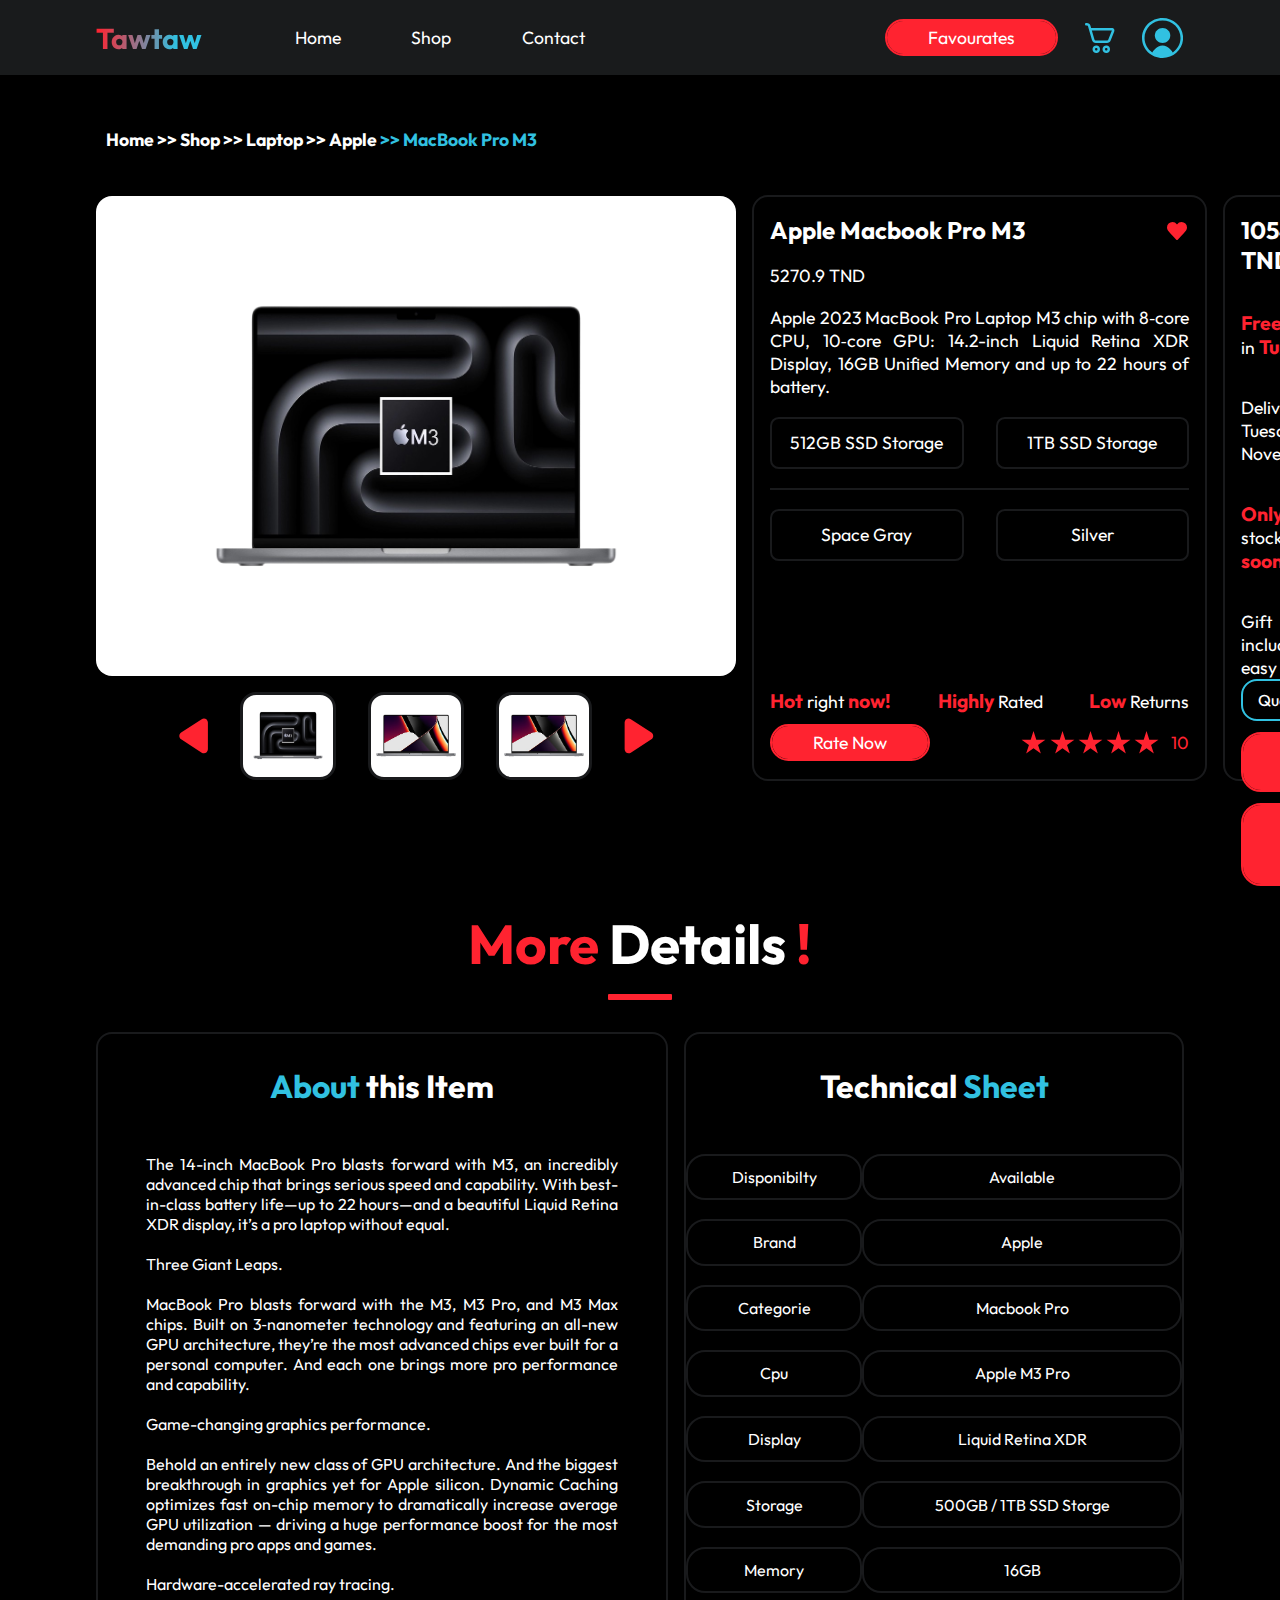
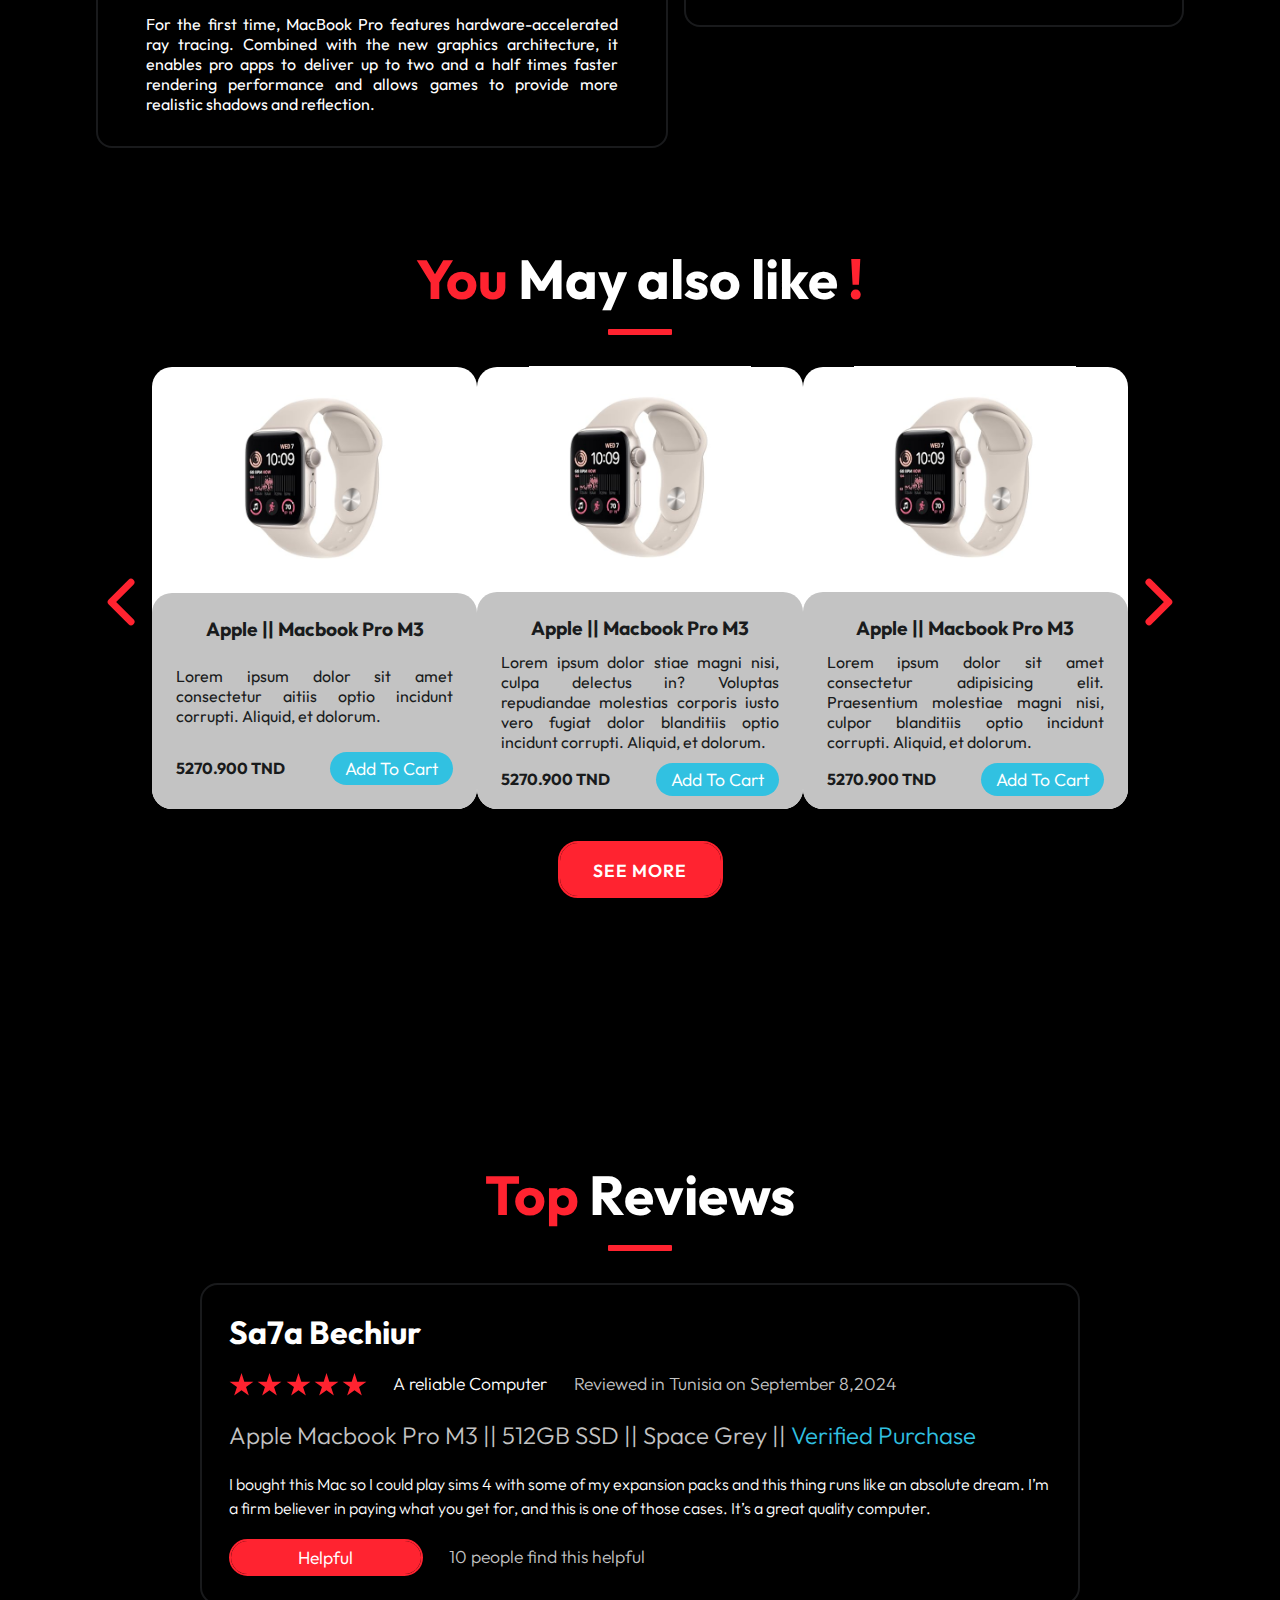
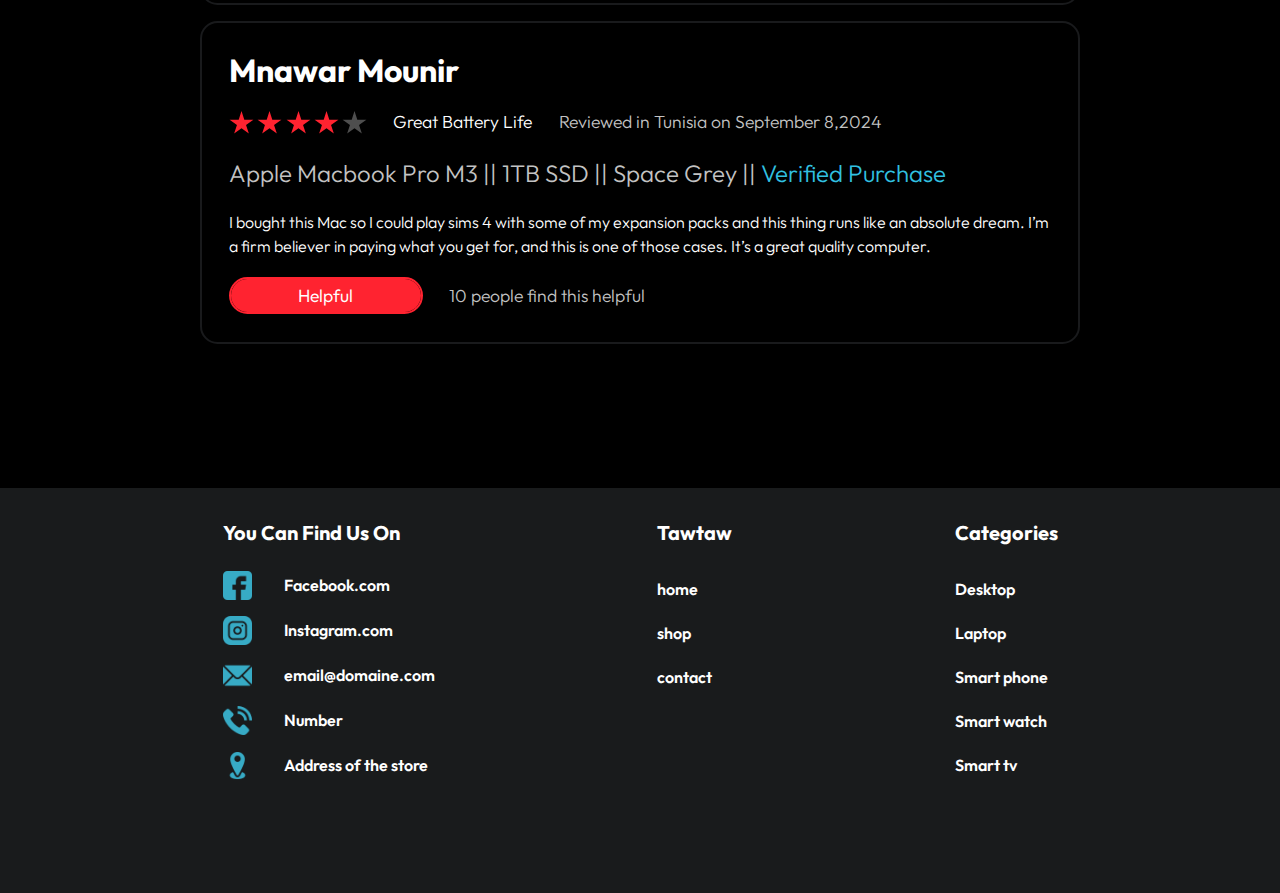
<file: html/product.html>
<!DOCTYPE html>
<html lang="en">

<head>
    <meta charset="UTF-8" />
    <meta name="viewport" content="width=device-width, initial-scale=1.0" />
    <link rel="stylesheet" href="..\css\style.css">
    <link rel="stylesheet" href="..\css\items.css">
    <link rel="stylesheet" href="..\css\button.css">
    <title>TawTaw\home-l</title>
</head>

<body>
    <header>
        <nav>
            <span>
                <h1>Tawtaw</h1>
                <a href="s-index.html">Home</a>
                <a href="shop.html">Shop</a>
                <a href="contact.html">Contact</a>
            </span>
            <span id="on">
                <button class="btx-red" id="favourates">Favourates</button>
                <svg width="30" height="30" viewBox="0 0 30 30" fill="none" xmlns="http://www.w3.org/2000/svg">
                    <path
                        d="M1.25 0C0.918479 0 0.600537 0.131696 0.366117 0.366117C0.131696 0.600537 0 0.918479 0 1.25C0 1.58152 0.131696 1.89946 0.366117 2.13388C0.600537 2.3683 0.918479 2.5 1.25 2.5H1.865C2.13643 2.50047 2.40033 2.58928 2.61682 2.753C2.83331 2.91672 2.99063 3.14646 3.065 3.4075L7.03 17.2825C7.25426 18.0655 7.72735 18.7542 8.37776 19.2445C9.02816 19.7348 9.82051 20 10.635 20H22.0575C22.8071 20.0001 23.5396 19.7756 24.1603 19.3554C24.7811 18.9351 25.2616 18.3385 25.54 17.6425L29.225 8.4275C29.3765 8.04831 29.4328 7.6378 29.389 7.23183C29.3452 6.82586 29.2026 6.43679 28.9737 6.09865C28.7449 5.7605 28.4366 5.48357 28.076 5.29205C27.7154 5.10053 27.3133 5.00026 26.905 5H6.12L5.4675 2.72C5.24381 1.93693 4.77129 1.24797 4.12135 0.757241C3.47141 0.266517 2.67939 0.00071092 1.865 0H1.25ZM9.435 16.5925L6.835 7.5H26.905L23.2175 16.715C23.1246 16.9467 22.9645 17.1453 22.7578 17.2852C22.551 17.4251 22.3071 17.4999 22.0575 17.5H10.635C10.3636 17.4995 10.0997 17.4107 9.88318 17.247C9.66669 17.0833 9.50937 16.8535 9.435 16.5925ZM11.25 30C11.7425 30 12.2301 29.903 12.6851 29.7145C13.14 29.5261 13.5534 29.2499 13.9017 28.9017C14.2499 28.5534 14.5261 28.14 14.7146 27.6851C14.903 27.2301 15 26.7425 15 26.25C15 25.7575 14.903 25.2699 14.7146 24.8149C14.5261 24.36 14.2499 23.9466 13.9017 23.5983C13.5534 23.2501 13.14 22.9739 12.6851 22.7855C12.2301 22.597 11.7425 22.5 11.25 22.5C10.2554 22.5 9.30161 22.8951 8.59835 23.5983C7.89509 24.3016 7.5 25.2554 7.5 26.25C7.5 27.2446 7.89509 28.1984 8.59835 28.9017C9.30161 29.6049 10.2554 30 11.25 30ZM11.25 27.5C10.9185 27.5 10.6005 27.3683 10.3661 27.1339C10.1317 26.8995 10 26.5815 10 26.25C10 25.9185 10.1317 25.6005 10.3661 25.3661C10.6005 25.1317 10.9185 25 11.25 25C11.5815 25 11.8995 25.1317 12.1339 25.3661C12.3683 25.6005 12.5 25.9185 12.5 26.25C12.5 26.5815 12.3683 26.8995 12.1339 27.1339C11.8995 27.3683 11.5815 27.5 11.25 27.5ZM21.25 30C21.7425 30 22.2301 29.903 22.6851 29.7145C23.14 29.5261 23.5534 29.2499 23.9017 28.9017C24.2499 28.5534 24.5261 28.14 24.7146 27.6851C24.903 27.2301 25 26.7425 25 26.25C25 25.7575 24.903 25.2699 24.7146 24.8149C24.5261 24.36 24.2499 23.9466 23.9017 23.5983C23.5534 23.2501 23.14 22.9739 22.6851 22.7855C22.2301 22.597 21.7425 22.5 21.25 22.5C20.2554 22.5 19.3016 22.8951 18.5984 23.5983C17.8951 24.3016 17.5 25.2554 17.5 26.25C17.5 27.2446 17.8951 28.1984 18.5984 28.9017C19.3016 29.6049 20.2554 30 21.25 30ZM21.25 27.5C20.9185 27.5 20.6005 27.3683 20.3661 27.1339C20.1317 26.8995 20 26.5815 20 26.25C20 25.9185 20.1317 25.6005 20.3661 25.3661C20.6005 25.1317 20.9185 25 21.25 25C21.5815 25 21.8995 25.1317 22.1339 25.3661C22.3683 25.6005 22.5 25.9185 22.5 26.25C22.5 26.5815 22.3683 26.8995 22.1339 27.1339C21.8995 27.3683 21.5815 27.5 21.25 27.5Z"
                        fill="#31C1E1" />
                </svg>
                <svg width="42" height="40" viewBox="0 0 42 40" fill="none" xmlns="http://www.w3.org/2000/svg">
                    <g clip-path="url(#clip0_121_707)">
                        <path
                            d="M28.2638 17.5C28.2638 21.65 24.8208 25 20.5555 25C16.2902 25 12.8472 21.65 12.8472 17.5C12.8472 13.35 16.2902 10 20.5555 10C24.8208 10 28.2638 13.35 28.2638 17.5Z"
                            fill="#31C1E1" />
                        <path fill-rule="evenodd" clip-rule="evenodd"
                            d="M41.1111 20C41.1111 31.05 31.9125 40 20.5556 40C9.19861 40 0 31.05 0 20C0 8.95 9.19861 0 20.5556 0C31.9125 0 41.1111 8.95 41.1111 20ZM10.2778 34.375C10.6889 33.71 14.6715 27.5 20.5299 27.5C26.3625 27.5 30.3708 33.725 30.7819 34.375C33.1712 32.7675 35.1234 30.6193 36.4706 28.1153C37.8178 25.6113 38.5197 22.8264 38.516 20C38.516 10.325 30.4736 2.5 20.5299 2.5C10.5861 2.5 2.54375 10.325 2.54375 20C2.54375 25.95 5.60139 31.225 10.2778 34.375Z"
                            fill="#31C1E1" />
                    </g>
                    <defs>
                        <clipPath id="clip0_121_707">
                            <rect width="41.1111" height="40" fill="white" />
                        </clipPath>
                    </defs>
                </svg>
            </span>
        </nav>
    </header>
    <div class="main-card">
        <h3 class="chemin">Home >> Shop >> Laptop >> Apple <span>>> MacBook Pro M3</span>
        </h3>
        <div class="container">
            <div class="left-product">
                <div class="image-container">
                    <img src="..\Images\Products\macbookM3.png" alt="" id="main-img">
                </div>
                <div class="button-holder">
                    <svg width="29" height="36" viewBox="0 0 29 36" fill="none" xmlns="http://www.w3.org/2000/svg">
                        <path
                            d="M2.14368 21.241C-0.278165 19.6631 -0.278166 16.1162 2.14368 14.5383L22.7164 1.13401C25.3772 -0.599632 28.9 1.30967 28.9 4.4854V31.2939C28.9 34.4696 25.3772 36.3789 22.7164 34.6453L2.14368 21.241Z"
                            fill="#FF2330" />
                    </svg>
                    <div class="image-holder"><img src="..\Images\Products\macbookM3.png" alt="" class="side-img">
                    </div>
                    <div class="image-holder"><img src="..\Images\Products\macbook.jpg" alt="" class="side-img">
                    </div>
                    <div class="image-holder"><img src="..\Images\Products\macbook.jpg" alt="" class="side-img">
                    </div>
                    <svg width="30" height="36" viewBox="0 0 30 36" fill="none" xmlns="http://www.w3.org/2000/svg">
                        <path
                            d="M27.3896 14.5383C29.8115 16.1162 29.8115 19.6631 27.3896 21.241L6.81694 34.6453C4.15617 36.3789 0.633326 34.4696 0.633326 31.2939V4.4854C0.633326 1.30967 4.15617 -0.599634 6.81694 1.13401L27.3896 14.5383Z"
                            fill="#FF2330" />
                    </svg>
                </div>
            </div>
            <div class="center-product">
                <div class="top">
                    <div class="button-holder">
                        <h2>Apple Macbook Pro M3</h2>
                        <img class="heart" src="..\Images\Icons\heart_on.svg" onclick="toggleHeart(this)">

                    </div>
                    <p>5270.9 TND</p>
                    <p>Apple 2023 MacBook Pro Laptop M3 chip with 8‑core CPU, 10‑core GPU: 14.2-inch Liquid Retina XDR
                        Display, 16GB Unified Memory and up to 22 hours of battery.</p>
                    <div class="button-holder">
                        <button class="choice">512GB SSD Storage</button>
                        <button class="choice">1TB SSD Storage</button>
                    </div>
                    <hr id="hr">
                    <div class="button-holder">
                        <button class="choice">Space Gray</button>
                        <button class="choice">Silver</button>
                    </div>
                </div>
                <div class="bottom">
                    <div class="button-holder">
                        <p><span>Hot </span>right <span>now!</span></p>
                        <p><span>Highly </span>Rated</p>
                        <p><span>Low </span>Returns</p>
                    </div>
                    <div class="button-holder">
                        <button class="btx-red">Rate Now</button>
                        <div class="rating">
                            <svg width="25" height="23" viewBox="0 0 25 23" fill="none"
                                xmlns="http://www.w3.org/2000/svg">
                                <path
                                    d="M12.5 0L15.3064 8.63729H24.3882L17.0409 13.9754L19.8473 22.6127L12.5 17.2746L5.15268 22.6127L7.95911 13.9754L0.611794 8.63729H9.69357L12.5 0Z"
                                    fill="#FF2330" />
                            </svg>
                            <svg width="25" height="23" viewBox="0 0 25 23" fill="none"
                                xmlns="http://www.w3.org/2000/svg">
                                <path
                                    d="M12.5 0L15.3064 8.63729H24.3882L17.0409 13.9754L19.8473 22.6127L12.5 17.2746L5.15268 22.6127L7.95911 13.9754L0.611794 8.63729H9.69357L12.5 0Z"
                                    fill="#FF2330" />
                            </svg>
                            <svg width="25" height="23" viewBox="0 0 25 23" fill="none"
                                xmlns="http://www.w3.org/2000/svg">
                                <path
                                    d="M12.5 0L15.3064 8.63729H24.3882L17.0409 13.9754L19.8473 22.6127L12.5 17.2746L5.15268 22.6127L7.95911 13.9754L0.611794 8.63729H9.69357L12.5 0Z"
                                    fill="#FF2330" />
                            </svg>
                            <svg width="25" height="23" viewBox="0 0 25 23" fill="none"
                                xmlns="http://www.w3.org/2000/svg">
                                <path
                                    d="M12.5 0L15.3064 8.63729H24.3882L17.0409 13.9754L19.8473 22.6127L12.5 17.2746L5.15268 22.6127L7.95911 13.9754L0.611794 8.63729H9.69357L12.5 0Z"
                                    fill="#FF2330" />
                            </svg>
                            <svg width="25" height="23" viewBox="0 0 25 23" fill="none"
                                xmlns="http://www.w3.org/2000/svg">
                                <path
                                    d="M12.5 0L15.3064 8.63729H24.3882L17.0409 13.9754L19.8473 22.6127L12.5 17.2746L5.15268 22.6127L7.95911 13.9754L0.611794 8.63729H9.69357L12.5 0Z"
                                    fill="#FF2330" />
                            </svg>
                            <p>10</p>
                        </div>
                    </div>
                </div>
            </div>
            <div class="right-product">
                <div class="top">
                    <h2>10541.8 TND</h2>
                    <p><span>Free </span> Shipping in <span> Tunisia</span></p>
                    <p>Delivery on Tuesday, November 26</p>
                    <p><span>Only 10</span> left in stock - order <span>soon.</span></p>
                    <p>Gift receipt included for easy returns</p>
                </div>
                <div class="bottom">
                    <select name="quantity" id="quantity">
                        <option value="1">Quantity: 1</option>
                        <option value="2">Quantity: 2</option>
                        <option value="3">Quantity: 3</option>
                    </select>
                    <button class="btx-red" id="buy">Buy Now</button>
                    <button class="btx-red">Add To Cart</button>
                </div>
            </div>
        </div>
    </div>
    <div class="filesheet">
        <h2 class="section"><span>More </span>Details <span>!</span></h2>
        <hr class="hr">
        <div class="container">
            <div class="left-sheet">
                <h2 class="section" id="blue-title"><span>About </span>this Item</h2>
                <p>The 14-inch MacBook Pro blasts forward with M3, an incredibly advanced chip that brings serious speed
                    and capability. With best-in-class battery life—up to 22 hours—and a beautiful Liquid Retina XDR
                    display, it’s a pro laptop without equal.<br><br>

                    Three Giant Leaps.<br><br>

                    MacBook Pro blasts forward with the M3, M3 Pro, and M3 Max chips. Built on 3‑nanometer technology
                    and featuring an all-new GPU architecture, they’re the most advanced chips ever built for a personal
                    computer. And each one brings more pro performance and capability.<br><br>

                    Game-changing graphics performance.<br><br>

                    Behold an entirely new class of GPU architecture. And the biggest breakthrough in graphics yet for
                    Apple silicon. Dynamic Caching optimizes fast on-chip memory to dramatically increase average GPU
                    utilization — driving a huge performance boost for the most demanding pro apps and games.<br><br>

                    Hardware-accelerated ray tracing.<br><br>

                    For the first time, MacBook Pro features hardware-accelerated ray tracing. Combined with the new
                    graphics architecture, it enables pro apps to deliver up to two and a half times faster rendering
                    performance and allows games to provide more realistic shadows and reflection.</p>
            </div>
            <div class="right-sheet">
                <h2 class="section" id="blue-title">Technical <span>Sheet</span></h2>
                <div class="table">
                    <div class="button-holder">
                        <div class="choice">Disponibilty</div>
                        <div class="choice" id="second">Available</div>
                    </div>
                    <div class="button-holder">
                        <div class="choice">Brand</div>
                        <div class="choice" id="second">Apple</div>
                    </div>
                    <div class="button-holder">
                        <div class="choice">Categorie</div>
                        <div class="choice" id="second">Macbook Pro</div>
                    </div>
                    <div class="button-holder">
                        <div class="choice">Cpu</div>
                        <div class="choice" id="second">Apple M3 Pro</div>
                    </div>
                    <div class="button-holder">
                        <div class="choice">Display</div>
                        <div class="choice" id="second">Liquid Retina XDR</div>
                    </div>
                    <div class="button-holder">
                        <div class="choice">Storage</div>
                        <div class="choice" id="second">500GB / 1TB SSD Storge</div>
                    </div>
                    <div class="button-holder">
                        <div class="choice">Memory</div>
                        <div class="choice" id="second">16GB</div>
                    </div>
                </div>
            </div>
        </div>
    </div>
    <div class="trending">
        <h2 class="section"><span>You</span> May also like <span>!</span></h2>
        <hr class="hr">
        <div class="container">
            <div>
                <svg xmlns="http://www.w3.org/2000/svg" width="3.5em" height="3.5em" transform="rotate(180 0 0)"
                    viewBox="0 0 1024 1024">
                    <path fill="#FF2330"
                        d="M338.752 104.704a64 64 0 0 0 0 90.496l316.8 316.8l-316.8 316.8a64 64 0 0 0 90.496 90.496l362.048-362.048a64 64 0 0 0 0-90.496L429.248 104.704a64 64 0 0 0-90.496 0" />
                </svg>
            </div>
            <div class="product-card">
                <div><img src="..\Images\Products\watch.jpg" alt=""></div>
                <div class="product-card-summary">
                    <h3>Apple || Macbook Pro M3</h3>
                    <p>Lorem ipsum dolor sit amet consectetur aitiis optio
                        incidunt corrupti. Aliquid, et dolorum.</p>
                    <div class="button-holder">
                        <p class="price">5270.900 TND</p>
                        <button class="btx-add">Add to cart</button>
                    </div>
                </div>
            </div>
            <div class="product-card">
                <div><img src="..\Images\Products\watch.jpg" alt=""></div>
                <div class="product-card-summary">
                    <h3>Apple || Macbook Pro M3</h3>
                    <p>Lorem ipsum dolor stiae magni nisi, culpa
                        delectus in? Voluptas repudiandae molestias corporis iusto vero fugiat dolor blanditiis optio
                        incidunt corrupti. Aliquid, et dolorum.</p>
                    <div class="button-holder">
                        <p class="price">5270.900 TND</p>
                        <button class="btx-add">Add to cart</button>
                    </div>
                </div>
            </div>
            <div class="product-card">
                <div><img src="..\Images\Products\watch.jpg" alt=""></div>
                <div class="product-card-summary">
                    <h3>Apple || Macbook Pro M3</h3>
                    <p>Lorem ipsum dolor sit amet consectetur adipisicing elit. Praesentium molestiae magni nisi, culpor
                        blanditiis optio
                        incidunt corrupti. Aliquid, et dolorum.</p>
                    <div class="button-holder">
                        <p class="price">5270.900 TND</p>
                        <button class="btx-add">Add to cart</button>
                    </div>
                </div>
            </div>
            <div>
                <svg xmlns="http://www.w3.org/2000/svg" width="3.5em" height="3.5em" viewBox="0 0 1024 1024">
                    <path fill="#FF2330"
                        d="M338.752 104.704a64 64 0 0 0 0 90.496l316.8 316.8l-316.8 316.8a64 64 0 0 0 90.496 90.496l362.048-362.048a64 64 0 0 0 0-90.496L429.248 104.704a64 64 0 0 0-90.496 0" />
                </svg>
            </div>
        </div>
        <button class="btx-red" id="Shop">See More</button>
    </div>
    <div class="Review">
        <h2 class="section"><span>Top</span> Reviews</h2>
        <hr class="hr">
        <div class="container">
            <div class="table">
                <h2>Sa7a Bechiur</h2>
                <div class="button-holder">
                    <div class="rating">
                        <svg width="25" height="23" viewBox="0 0 25 23" fill="none" xmlns="http://www.w3.org/2000/svg">
                            <path
                                d="M12.5 0L15.3064 8.63729H24.3882L17.0409 13.9754L19.8473 22.6127L12.5 17.2746L5.15268 22.6127L7.95911 13.9754L0.611794 8.63729H9.69357L12.5 0Z"
                                fill="#FF2330" />
                        </svg>
                        <svg width="25" height="23" viewBox="0 0 25 23" fill="none" xmlns="http://www.w3.org/2000/svg">
                            <path
                                d="M12.5 0L15.3064 8.63729H24.3882L17.0409 13.9754L19.8473 22.6127L12.5 17.2746L5.15268 22.6127L7.95911 13.9754L0.611794 8.63729H9.69357L12.5 0Z"
                                fill="#FF2330" />
                        </svg>
                        <svg width="25" height="23" viewBox="0 0 25 23" fill="none" xmlns="http://www.w3.org/2000/svg">
                            <path
                                d="M12.5 0L15.3064 8.63729H24.3882L17.0409 13.9754L19.8473 22.6127L12.5 17.2746L5.15268 22.6127L7.95911 13.9754L0.611794 8.63729H9.69357L12.5 0Z"
                                fill="#FF2330" />
                        </svg>
                        <svg width="25" height="23" viewBox="0 0 25 23" fill="none" xmlns="http://www.w3.org/2000/svg">
                            <path
                                d="M12.5 0L15.3064 8.63729H24.3882L17.0409 13.9754L19.8473 22.6127L12.5 17.2746L5.15268 22.6127L7.95911 13.9754L0.611794 8.63729H9.69357L12.5 0Z"
                                fill="#FF2330" />
                        </svg>
                        <svg width="25" height="23" viewBox="0 0 25 23" fill="none" xmlns="http://www.w3.org/2000/svg">
                            <path
                                d="M12.5 0L15.3064 8.63729H24.3882L17.0409 13.9754L19.8473 22.6127L12.5 17.2746L5.15268 22.6127L7.95911 13.9754L0.611794 8.63729H9.69357L12.5 0Z"
                                fill="#FF2330" />
                        </svg>
                    </div>
                    <p id="title">A reliable Computer </p>
                    <p class="grey" id="Date">Reviewed in Tunisia on September 8,2024</p>
                </div>
                <div>
                    <p class="grey">Apple Macbook Pro M3 || 512GB SSD || Space Grey || <span class="Verified">Verified
                            Purchase</span></p>
                </div>
                <div>
                    <p>I bought this Mac so I could play sims 4 with some of my expansion packs and this thing runs like
                        an absolute dream. I’m a firm believer in paying what you get for, and this is one of those
                        cases. It’s a great quality computer.</p>
                </div>
                <div class="button-holder">
                    <button class="btx-red">Helpful</button>
                    <p id="helpful" class="grey">10 people find this helpful</p>
                </div>
            </div>
            <div class="table">
                <h2>Mnawar Mounir</h2>
                <div class="button-holder">
                    <div class="rating">
                        <svg width="25" height="23" viewBox="0 0 25 23" fill="none" xmlns="http://www.w3.org/2000/svg">
                            <path
                                d="M12.5 0L15.3064 8.63729H24.3882L17.0409 13.9754L19.8473 22.6127L12.5 17.2746L5.15268 22.6127L7.95911 13.9754L0.611794 8.63729H9.69357L12.5 0Z"
                                fill="#FF2330" />
                        </svg>
                        <svg width="25" height="23" viewBox="0 0 25 23" fill="none" xmlns="http://www.w3.org/2000/svg">
                            <path
                                d="M12.5 0L15.3064 8.63729H24.3882L17.0409 13.9754L19.8473 22.6127L12.5 17.2746L5.15268 22.6127L7.95911 13.9754L0.611794 8.63729H9.69357L12.5 0Z"
                                fill="#FF2330" />
                        </svg>
                        <svg width="25" height="23" viewBox="0 0 25 23" fill="none" xmlns="http://www.w3.org/2000/svg">
                            <path
                                d="M12.5 0L15.3064 8.63729H24.3882L17.0409 13.9754L19.8473 22.6127L12.5 17.2746L5.15268 22.6127L7.95911 13.9754L0.611794 8.63729H9.69357L12.5 0Z"
                                fill="#FF2330" />
                        </svg>
                        <svg width="25" height="23" viewBox="0 0 25 23" fill="none" xmlns="http://www.w3.org/2000/svg">
                            <path
                                d="M12.5 0L15.3064 8.63729H24.3882L17.0409 13.9754L19.8473 22.6127L12.5 17.2746L5.15268 22.6127L7.95911 13.9754L0.611794 8.63729H9.69357L12.5 0Z"
                                fill="#FF2330" />
                        </svg>
                        <svg width="25" height="23" viewBox="0 0 25 23" fill="none" xmlns="http://www.w3.org/2000/svg">
                            <path
                                d="M12.5 0L15.3064 8.63729H24.3882L17.0409 13.9754L19.8473 22.6127L12.5 17.2746L5.15268 22.6127L7.95911 13.9754L0.611794 8.63729H9.69357L12.5 0Z"
                                fill="#D9D9D9" fill-opacity="0.36" />
                        </svg>

                    </div>
                    <p id="title">Great Battery Life</p>
                    <p class="grey" id="Date">Reviewed in Tunisia on September 8,2024</p>
                </div>
                <div>
                    <p class="grey">Apple Macbook Pro M3 || 1TB SSD || Space Grey || <span class="Verified">Verified
                            Purchase</span></p>
                </div>
                <div>
                    <p>I bought this Mac so I could play sims 4 with some of my expansion packs and this thing runs like
                        an absolute dream. I’m a firm believer in paying what you get for, and this is one of those
                        cases. It’s a great quality computer.</p>
                </div>
                <div class="button-holder">
                    <button class="btx-red">Helpful</button>
                    <p id="helpful" class="grey">10 people find this helpful</p>
                </div>
            </div>
        </div>
    </div>
    <footer>
        <div>
            <h4>you can find us on</h4>
            <div><img src="..\Images\Icons\facebook.png" alt="">
                <a>Facebook.com</a>
            </div>
            <div><img src="..\Images\Icons\instagram.png" alt="">
                <a>Instagram.com</a>
            </div>
            <div><img src="..\Images\Icons\mail.png" alt="">
                <a>email@domaine.com</a>
            </div>
            <div><img src="..\Images\Icons\telephone-call.png" alt="">
                <a>Number</a>
            </div>
            <div><img src="..\Images\Icons\gps-navigation.png" alt="">
                <a>Address of the store</a>
            </div>
        </div>
        <div class="gap-footer">
            <h4>Tawtaw</h4>
            <a href="s-index.html">home</a>
            <a href="shop.html">shop</a>
            <a href="contact.html">contact</a>
        </div>
        <div class="gap-footer">
            <h4>Categories</h4>
            <a>Desktop</a>
            <a>Laptop</a>
            <a>Smart phone</a>
            <a>Smart watch</a>
            <a>Smart tv</a>
        </div>
    </footer>
    <script src="..\JS\index.js"></script>
</body>

</html>
</file>
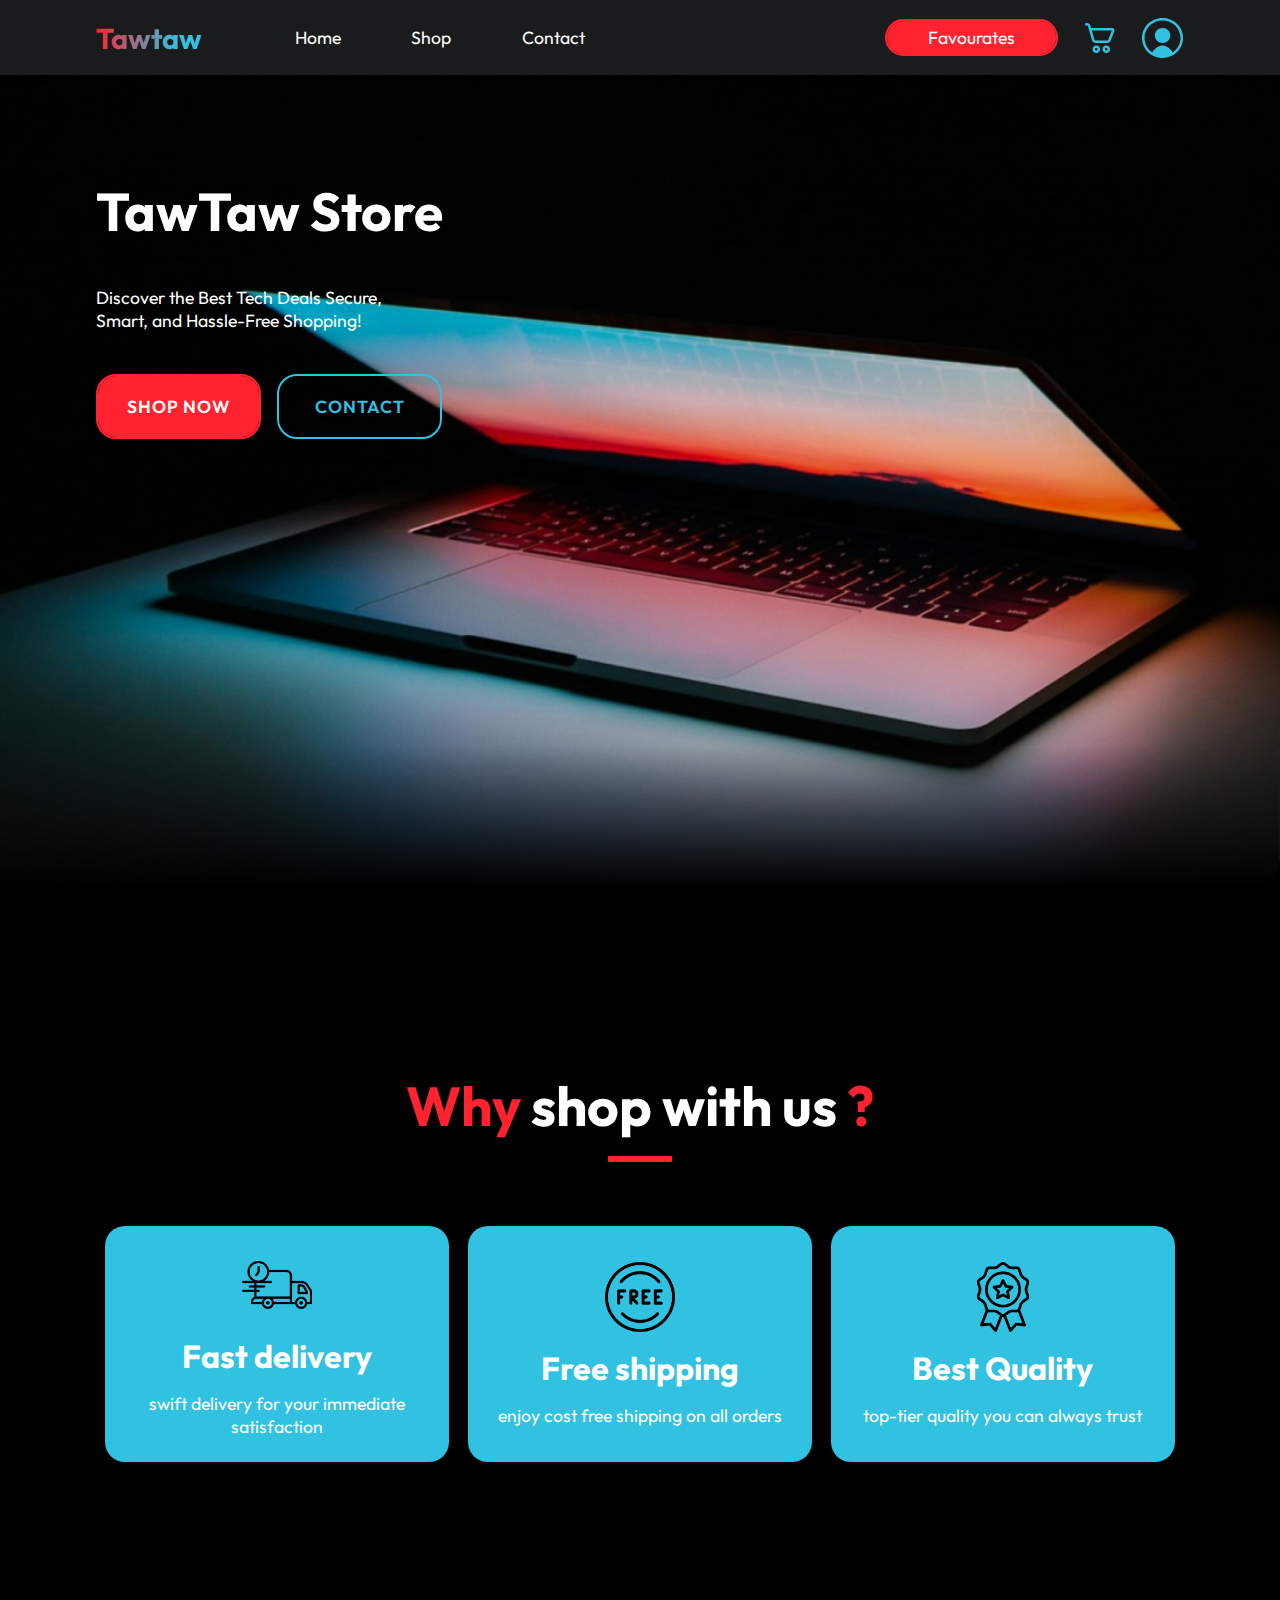
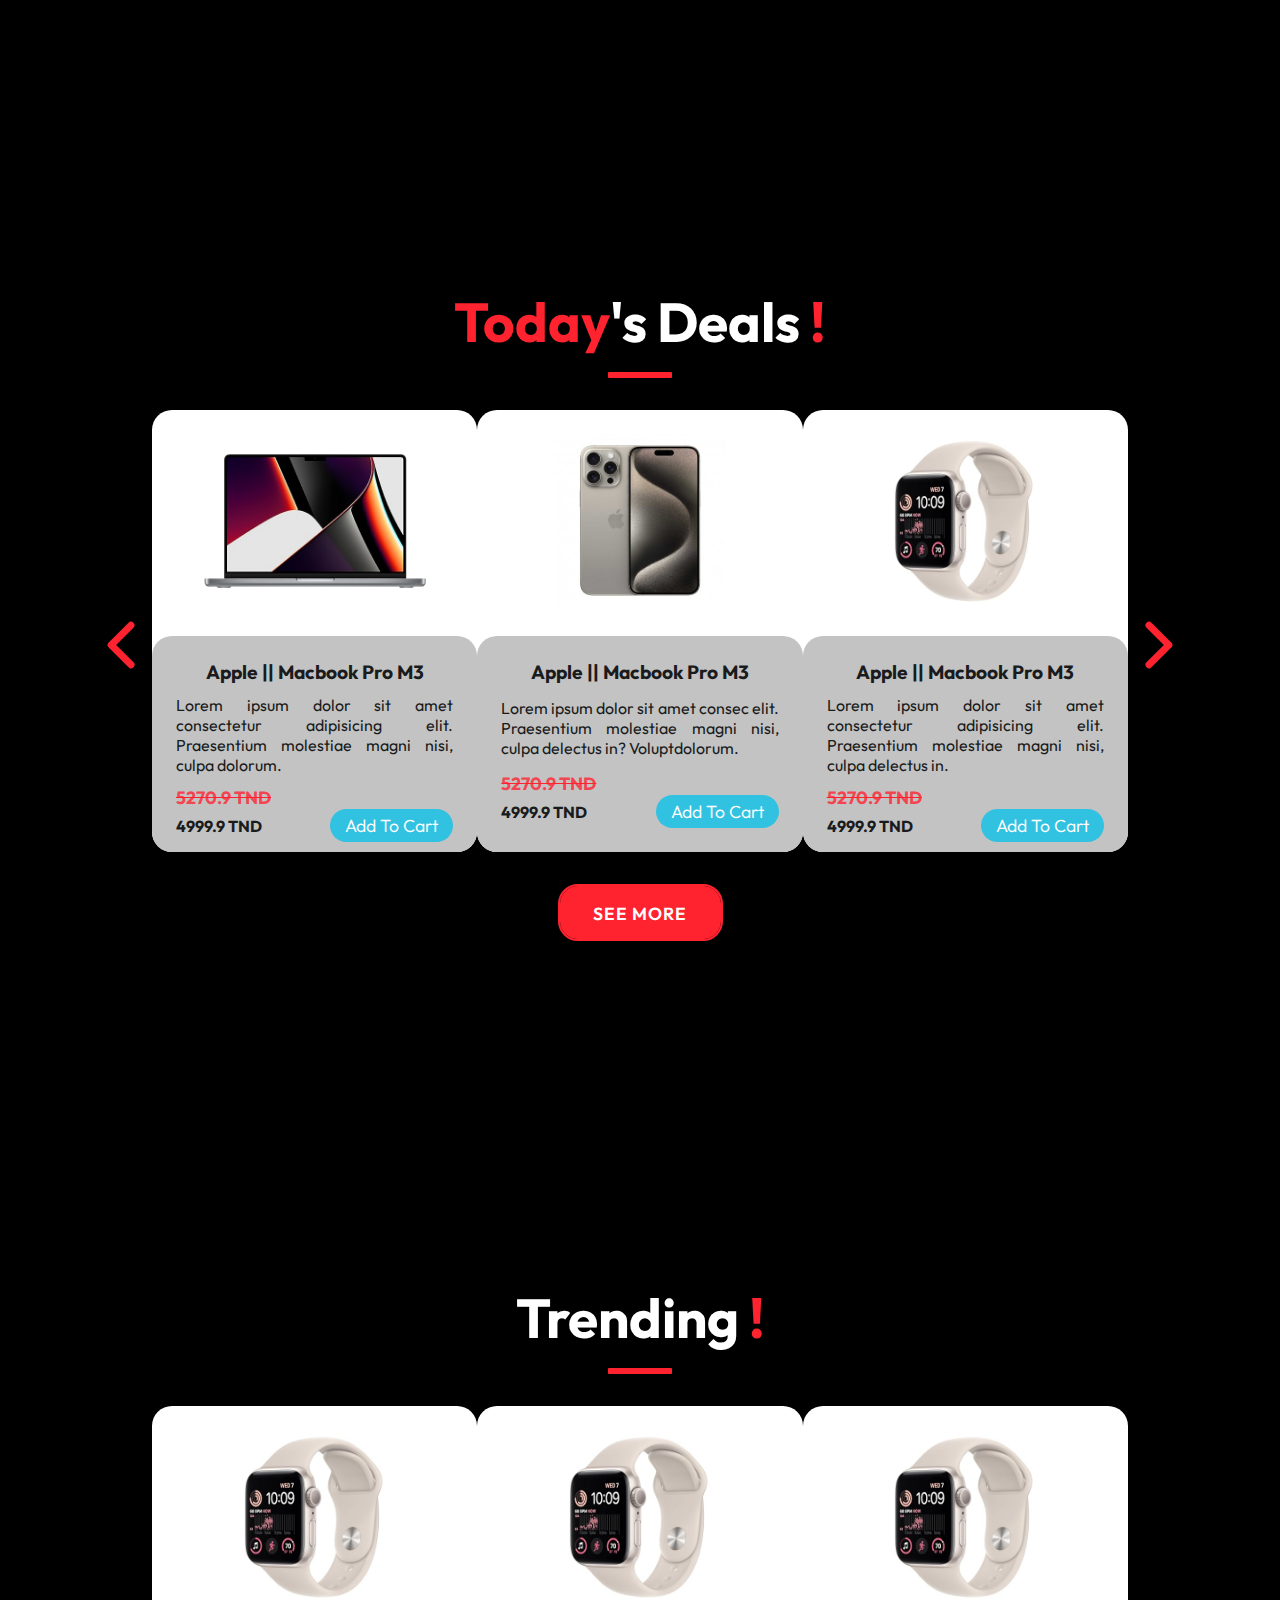
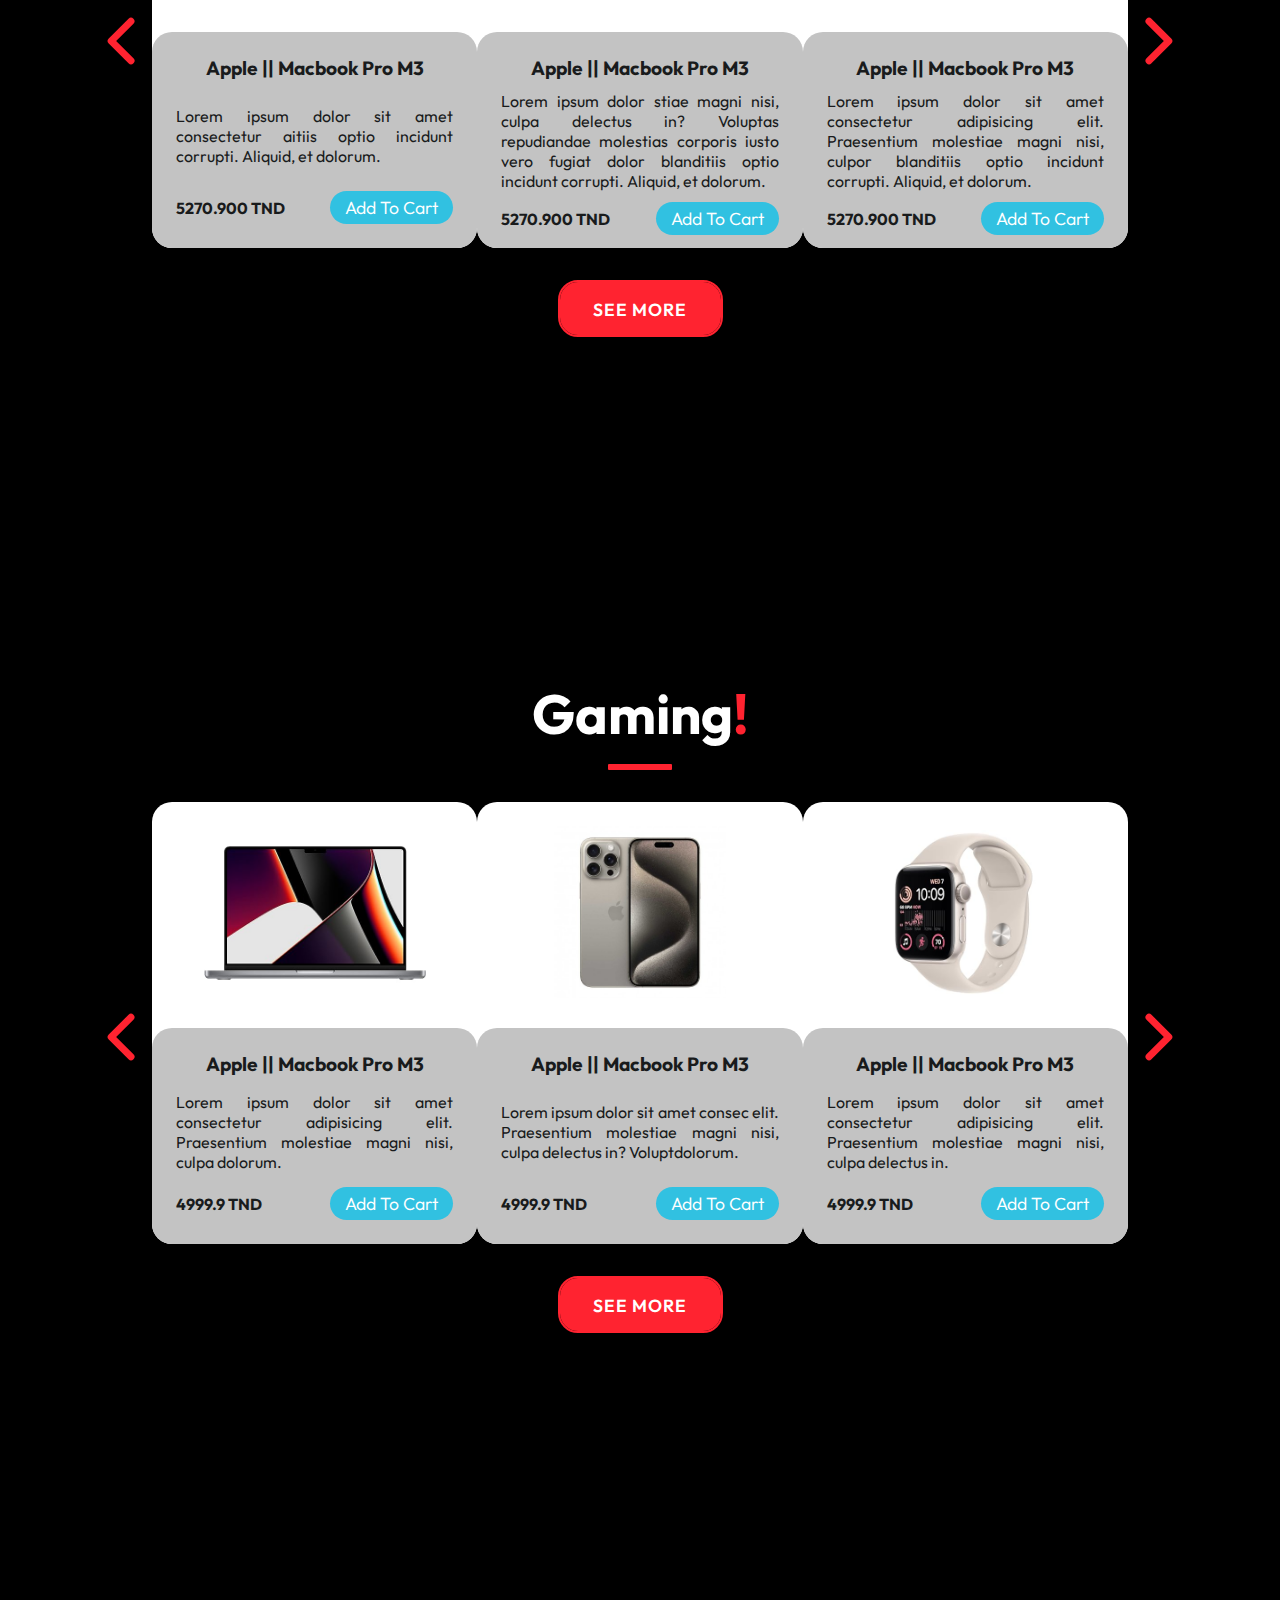
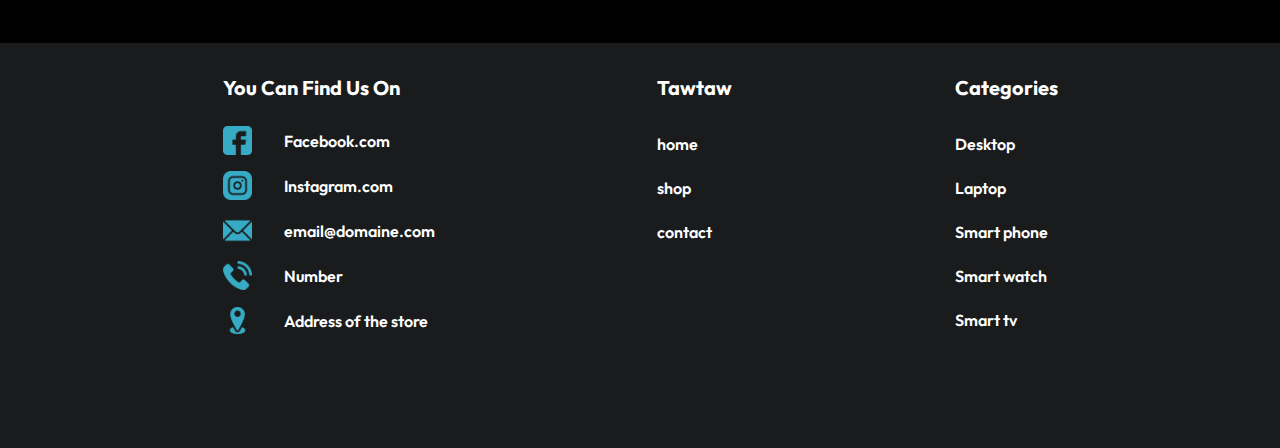
<file: html/s-index.html>
<!DOCTYPE html>
<html lang="en">

<head>
    <meta charset="UTF-8" />
    <meta name="viewport" content="width=device-width, initial-scale=1.0" />
    <link rel="stylesheet" href="..\css\style.css">
    <link rel="stylesheet" href="..\css\button.css">
    <title>TawTaw\home-l</title>
</head>

<body>
    <header>
        <nav>
            <span>
                <h1>Tawtaw</h1>
                <a href="s-index.html">Home</a>
                <a href="shop.html">Shop</a>
                <a href="contact.html">Contact</a>
            </span>
            <span id="on">
                <button class="btx-red" id="favourates">Favourates</button>
                <svg width="30" height="30" viewBox="0 0 30 30" fill="none" xmlns="http://www.w3.org/2000/svg">
                    <path
                        d="M1.25 0C0.918479 0 0.600537 0.131696 0.366117 0.366117C0.131696 0.600537 0 0.918479 0 1.25C0 1.58152 0.131696 1.89946 0.366117 2.13388C0.600537 2.3683 0.918479 2.5 1.25 2.5H1.865C2.13643 2.50047 2.40033 2.58928 2.61682 2.753C2.83331 2.91672 2.99063 3.14646 3.065 3.4075L7.03 17.2825C7.25426 18.0655 7.72735 18.7542 8.37776 19.2445C9.02816 19.7348 9.82051 20 10.635 20H22.0575C22.8071 20.0001 23.5396 19.7756 24.1603 19.3554C24.7811 18.9351 25.2616 18.3385 25.54 17.6425L29.225 8.4275C29.3765 8.04831 29.4328 7.6378 29.389 7.23183C29.3452 6.82586 29.2026 6.43679 28.9737 6.09865C28.7449 5.7605 28.4366 5.48357 28.076 5.29205C27.7154 5.10053 27.3133 5.00026 26.905 5H6.12L5.4675 2.72C5.24381 1.93693 4.77129 1.24797 4.12135 0.757241C3.47141 0.266517 2.67939 0.00071092 1.865 0H1.25ZM9.435 16.5925L6.835 7.5H26.905L23.2175 16.715C23.1246 16.9467 22.9645 17.1453 22.7578 17.2852C22.551 17.4251 22.3071 17.4999 22.0575 17.5H10.635C10.3636 17.4995 10.0997 17.4107 9.88318 17.247C9.66669 17.0833 9.50937 16.8535 9.435 16.5925ZM11.25 30C11.7425 30 12.2301 29.903 12.6851 29.7145C13.14 29.5261 13.5534 29.2499 13.9017 28.9017C14.2499 28.5534 14.5261 28.14 14.7146 27.6851C14.903 27.2301 15 26.7425 15 26.25C15 25.7575 14.903 25.2699 14.7146 24.8149C14.5261 24.36 14.2499 23.9466 13.9017 23.5983C13.5534 23.2501 13.14 22.9739 12.6851 22.7855C12.2301 22.597 11.7425 22.5 11.25 22.5C10.2554 22.5 9.30161 22.8951 8.59835 23.5983C7.89509 24.3016 7.5 25.2554 7.5 26.25C7.5 27.2446 7.89509 28.1984 8.59835 28.9017C9.30161 29.6049 10.2554 30 11.25 30ZM11.25 27.5C10.9185 27.5 10.6005 27.3683 10.3661 27.1339C10.1317 26.8995 10 26.5815 10 26.25C10 25.9185 10.1317 25.6005 10.3661 25.3661C10.6005 25.1317 10.9185 25 11.25 25C11.5815 25 11.8995 25.1317 12.1339 25.3661C12.3683 25.6005 12.5 25.9185 12.5 26.25C12.5 26.5815 12.3683 26.8995 12.1339 27.1339C11.8995 27.3683 11.5815 27.5 11.25 27.5ZM21.25 30C21.7425 30 22.2301 29.903 22.6851 29.7145C23.14 29.5261 23.5534 29.2499 23.9017 28.9017C24.2499 28.5534 24.5261 28.14 24.7146 27.6851C24.903 27.2301 25 26.7425 25 26.25C25 25.7575 24.903 25.2699 24.7146 24.8149C24.5261 24.36 24.2499 23.9466 23.9017 23.5983C23.5534 23.2501 23.14 22.9739 22.6851 22.7855C22.2301 22.597 21.7425 22.5 21.25 22.5C20.2554 22.5 19.3016 22.8951 18.5984 23.5983C17.8951 24.3016 17.5 25.2554 17.5 26.25C17.5 27.2446 17.8951 28.1984 18.5984 28.9017C19.3016 29.6049 20.2554 30 21.25 30ZM21.25 27.5C20.9185 27.5 20.6005 27.3683 20.3661 27.1339C20.1317 26.8995 20 26.5815 20 26.25C20 25.9185 20.1317 25.6005 20.3661 25.3661C20.6005 25.1317 20.9185 25 21.25 25C21.5815 25 21.8995 25.1317 22.1339 25.3661C22.3683 25.6005 22.5 25.9185 22.5 26.25C22.5 26.5815 22.3683 26.8995 22.1339 27.1339C21.8995 27.3683 21.5815 27.5 21.25 27.5Z"
                        fill="#31C1E1" />
                </svg>
                <svg width="42" height="40" viewBox="0 0 42 40" fill="none" xmlns="http://www.w3.org/2000/svg">
                    <g clip-path="url(#clip0_121_707)">
                        <path
                            d="M28.2638 17.5C28.2638 21.65 24.8208 25 20.5555 25C16.2902 25 12.8472 21.65 12.8472 17.5C12.8472 13.35 16.2902 10 20.5555 10C24.8208 10 28.2638 13.35 28.2638 17.5Z"
                            fill="#31C1E1" />
                        <path fill-rule="evenodd" clip-rule="evenodd"
                            d="M41.1111 20C41.1111 31.05 31.9125 40 20.5556 40C9.19861 40 0 31.05 0 20C0 8.95 9.19861 0 20.5556 0C31.9125 0 41.1111 8.95 41.1111 20ZM10.2778 34.375C10.6889 33.71 14.6715 27.5 20.5299 27.5C26.3625 27.5 30.3708 33.725 30.7819 34.375C33.1712 32.7675 35.1234 30.6193 36.4706 28.1153C37.8178 25.6113 38.5197 22.8264 38.516 20C38.516 10.325 30.4736 2.5 20.5299 2.5C10.5861 2.5 2.54375 10.325 2.54375 20C2.54375 25.95 5.60139 31.225 10.2778 34.375Z"
                            fill="#31C1E1" />
                    </g>
                    <defs>
                        <clipPath id="clip0_121_707">
                            <rect width="41.1111" height="40" fill="white" />
                        </clipPath>
                    </defs>
                </svg>
            </span>
        </nav>
    </header>
    <div class="Hero">
        <div class="hero-content">
            <h2>TawTaw Store</h2>
            <p>Discover the Best Tech Deals Secure, Smart, and Hassle-Free Shopping!</p>
            <div><button class="btx-red" id="Shop">Shop now</button>
                <button class="btx-blue" id="contact">Contact</button>
            </div>
        </div>
        <div class="hero-image">
        </div>
    </div>
    <div class="why">
        <h2 class="section"><span>Why</span> shop with us <span>?</span></h2>
        <hr class="hr">
        <div class="container">
            <div class="why-card">
                <img src="..\Images\Icons\fast-delivery.png" alt="van icon">
                <h3>Fast delivery</h3>
                <p>swift delivery for your immediate satisfaction</p>
            </div>
            <div class="why-card">
                <img src="..\Images\Icons\free.png" alt="coin icon that says free">
                <h3>Free shipping</h3>
                <p>enjoy cost free shipping on all orders</p>
            </div>
            <div class="why-card">
                <img src="..\Images\Icons\Medal.png" alt="achievement icon">
                <h3>Best Quality</h3>
                <p>top-tier quality you can always trust</p>
            </div>
        </div>
    </div>
    <div class="today">
        <h2 class="section"><span>Today</span>'s Deals <span>!</span></h2>
        <hr class="hr">
        <div class="container">
            <div>
                <svg xmlns="http://www.w3.org/2000/svg" width="3.5em" height="3.5em" transform="rotate(180 0 0)"
                    viewBox="0 0 1024 1024" class="arrow-left">
                    <path fill="#FF2330"
                        d="M338.752 104.704a64 64 0 0 0 0 90.496l316.8 316.8l-316.8 316.8a64 64 0 0 0 90.496 90.496l362.048-362.048a64 64 0 0 0 0-90.496L429.248 104.704a64 64 0 0 0-90.496 0" />
                </svg>
            </div>
            <div class="product-card">
                <div><img src="..\Images\Products\macbook.jpg" alt=""></div>
                <div class="product-card-summary">
                    <h3>Apple || Macbook Pro M3</h3>
                    <p>Lorem ipsum dolor sit amet consectetur adipisicing elit. Praesentium molestiae magni nisi,
                        culpa dolorum.</p>

                    <div>
                        <p class="promo">5270.9 TND</p>
                        <div class="button-holder">
                            <p class="price">4999.9 TND</p>
                            <button class="btx-add">Add to cart</button>
                        </div>
                    </div>
                </div>
            </div>
            <div class="product-card">
                <div><img src="..\Images\Products\iphone.jpg" alt=""></div>
                <div class="product-card-summary">
                    <h3>Apple || Macbook Pro M3</h3>
                    <p>Lorem ipsum dolor sit amet consec elit. Praesentium molestiae magni nisi,
                        culpa
                        delectus in? Voluptdolorum.</p>
                    <div>
                        <p class="promo">5270.9 TND</p>
                        <div class="button-holder">
                            <p class="price">4999.9 TND</p>
                            <button class="btx-add">Add to cart</button>
                        </div>
                    </div>
                </div>
            </div>
            <div class="product-card">
                <div><img src="..\Images\Products\watch.jpg" alt=""></div>
                <div class="product-card-summary">
                    <h3>Apple || Macbook Pro M3</h3>
                    <p>Lorem ipsum dolor sit amet consectetur adipisicing elit. Praesentium molestiae magni nisi,
                        culpa
                        delectus in.</p>
                    <div>
                        <p class="promo">5270.9 TND</p>
                        <div class="button-holder">
                            <p class="price">4999.9 TND</p>
                            <button class="btx-add">Add to cart</button>
                        </div>
                    </div>
                </div>
            </div>
            <div>
                <svg xmlns="http://www.w3.org/2000/svg" width="3.5em" height="3.5em" viewBox="0 0 1024 1024"
                    class="arrow-right">
                    <path fill="#FF2330"
                        d="M338.752 104.704a64 64 0 0 0 0 90.496l316.8 316.8l-316.8 316.8a64 64 0 0 0 90.496 90.496l362.048-362.048a64 64 0 0 0 0-90.496L429.248 104.704a64 64 0 0 0-90.496 0" />
                </svg>
            </div>
        </div>
        <button class="btx-red" id="Shop">See More</button>
    </div>
    <div class="trending">
        <h2 class="section">Trending <span>!</span></h2>
        <hr class="hr">
        <div class="container">
            <div>
                <svg xmlns="http://www.w3.org/2000/svg" width="3.5em" height="3.5em" transform="rotate(180 0 0)"
                    viewBox="0 0 1024 1024" class="arrow-left">
                    <path fill="#FF2330"
                        d="M338.752 104.704a64 64 0 0 0 0 90.496l316.8 316.8l-316.8 316.8a64 64 0 0 0 90.496 90.496l362.048-362.048a64 64 0 0 0 0-90.496L429.248 104.704a64 64 0 0 0-90.496 0" />
                </svg>
            </div>
            <div class="product-card">
                <div><img src="..\Images\Products\watch.jpg" alt=""></div>
                <div class="product-card-summary">
                    <h3>Apple || Macbook Pro M3</h3>
                    <p>Lorem ipsum dolor sit amet consectetur aitiis optio
                        incidunt corrupti. Aliquid, et dolorum.</p>
                    <div class="button-holder">
                        <p class="price">5270.900 TND</p>
                        <button class="btx-add">Add to cart</button>
                    </div>
                </div>
            </div>
            <div class="product-card">
                <div><img src="..\Images\Products\watch.jpg" alt=""></div>
                <div class="product-card-summary">
                    <h3>Apple || Macbook Pro M3</h3>
                    <p>Lorem ipsum dolor stiae magni nisi, culpa
                        delectus in? Voluptas repudiandae molestias corporis iusto vero fugiat dolor blanditiis optio
                        incidunt corrupti. Aliquid, et dolorum.</p>
                    <div class="button-holder">
                        <p class="price">5270.900 TND</p>
                        <button class="btx-add">Add to cart</button>
                    </div>
                </div>
            </div>
            <div class="product-card">
                <div><img src="..\Images\Products\watch.jpg" alt=""></div>
                <div class="product-card-summary">
                    <h3>Apple || Macbook Pro M3</h3>
                    <p>Lorem ipsum dolor sit amet consectetur adipisicing elit. Praesentium molestiae magni nisi, culpor
                        blanditiis optio
                        incidunt corrupti. Aliquid, et dolorum.</p>
                    <div class="button-holder">
                        <p class="price">5270.900 TND</p>
                        <button class="btx-add">Add to cart</button>
                    </div>
                </div>
            </div>
            <div>
                <svg xmlns="http://www.w3.org/2000/svg" width="3.5em" height="3.5em" viewBox="0 0 1024 1024"
                    class="arrow-right">
                    <path fill="#FF2330"
                        d="M338.752 104.704a64 64 0 0 0 0 90.496l316.8 316.8l-316.8 316.8a64 64 0 0 0 90.496 90.496l362.048-362.048a64 64 0 0 0 0-90.496L429.248 104.704a64 64 0 0 0-90.496 0" />
                </svg>
            </div>
        </div>
        <button class="btx-red" id="Shop">See More</button>
    </div>
    <div class="gaming">
        <h2 class="section">Gaming<span>!</span></h2>
        <hr class="hr">
        <div class="container">
            <div>
                <svg xmlns="http://www.w3.org/2000/svg" width="3.5em" height="3.5em" transform="rotate(180 0 0)"
                    viewBox="0 0 1024 1024" class="arrow-left">
                    <path fill="#FF2330"
                        d="M338.752 104.704a64 64 0 0 0 0 90.496l316.8 316.8l-316.8 316.8a64 64 0 0 0 90.496 90.496l362.048-362.048a64 64 0 0 0 0-90.496L429.248 104.704a64 64 0 0 0-90.496 0" />
                </svg>
            </div>
            <div class="product-card">
                <div><img src="..\Images\Products\macbook.jpg" alt=""></div>
                <div class="product-card-summary">
                    <h3>Apple || Macbook Pro M3</h3>
                    <p>Lorem ipsum dolor sit amet consectetur adipisicing elit. Praesentium molestiae magni nisi,
                        culpa dolorum.</p>
                    <div class="button-holder">
                        <p class="price">4999.9 TND</p>
                        <button class="btx-add">Add to cart</button>
                    </div>
                </div>
            </div>
            <div class="product-card">
                <div><img src="..\Images\Products\iphone.jpg" alt=""></div>
                <div class="product-card-summary">
                    <h3>Apple || Macbook Pro M3</h3>
                    <p>Lorem ipsum dolor sit amet consec elit. Praesentium molestiae magni nisi,
                        culpa
                        delectus in? Voluptdolorum.</p>
                    <div class="button-holder">
                        <p class="price">4999.9 TND</p>
                        <button class="btx-add">Add to cart</button>
                    </div>
                </div>
            </div>
            <div class="product-card">
                <div><img src="..\Images\Products\watch.jpg" alt=""></div>
                <div class="product-card-summary">
                    <h3>Apple || Macbook Pro M3</h3>
                    <p>Lorem ipsum dolor sit amet consectetur adipisicing elit. Praesentium molestiae magni nisi,
                        culpa
                        delectus in.</p>
                    <div class="button-holder">
                        <p class="price">4999.9 TND</p>
                        <button class="btx-add">Add to cart</button>
                    </div>
                </div>
            </div>
            <div>
                <svg xmlns="http://www.w3.org/2000/svg" width="3.5em" height="3.5em" viewBox="0 0 1024 1024"
                    class="arrow-right">
                    <path fill="#FF2330"
                        d="M338.752 104.704a64 64 0 0 0 0 90.496l316.8 316.8l-316.8 316.8a64 64 0 0 0 90.496 90.496l362.048-362.048a64 64 0 0 0 0-90.496L429.248 104.704a64 64 0 0 0-90.496 0" />
                </svg>
            </div>
        </div>
        <button class="btx-red" id="Shop">See More</button>
    </div>
    <footer>
        <div>
            <h4>you can find us on</h4>
            <div><img src="..\Images\Icons\facebook.png" alt="">
                <a>Facebook.com</a>
            </div>
            <div><img src="..\Images\Icons\instagram.png" alt="">
                <a>Instagram.com</a>
            </div>
            <div><img src="..\Images\Icons\mail.png" alt="">
                <a>email@domaine.com</a>
            </div>
            <div><img src="..\Images\Icons\telephone-call.png" alt="">
                <a>Number</a>
            </div>
            <div><img src="..\Images\Icons\gps-navigation.png" alt="">
                <a>Address of the store</a>
            </div>
        </div>
        <div class="gap-footer">
            <h4>Tawtaw</h4>
            <a href="s-index.html">home</a>
            <a href="shop.html">shop</a>
            <a href="contact.html">contact</a>
        </div>
        <div class="gap-footer">
            <h4>Categories</h4>
            <a>Desktop</a>
            <a>Laptop</a>
            <a>Smart phone</a>
            <a>Smart watch</a>
            <a>Smart tv</a>
        </div>
    </footer>
    <script src="..\JS\index.js"></script>
</body>

</html>
</file>
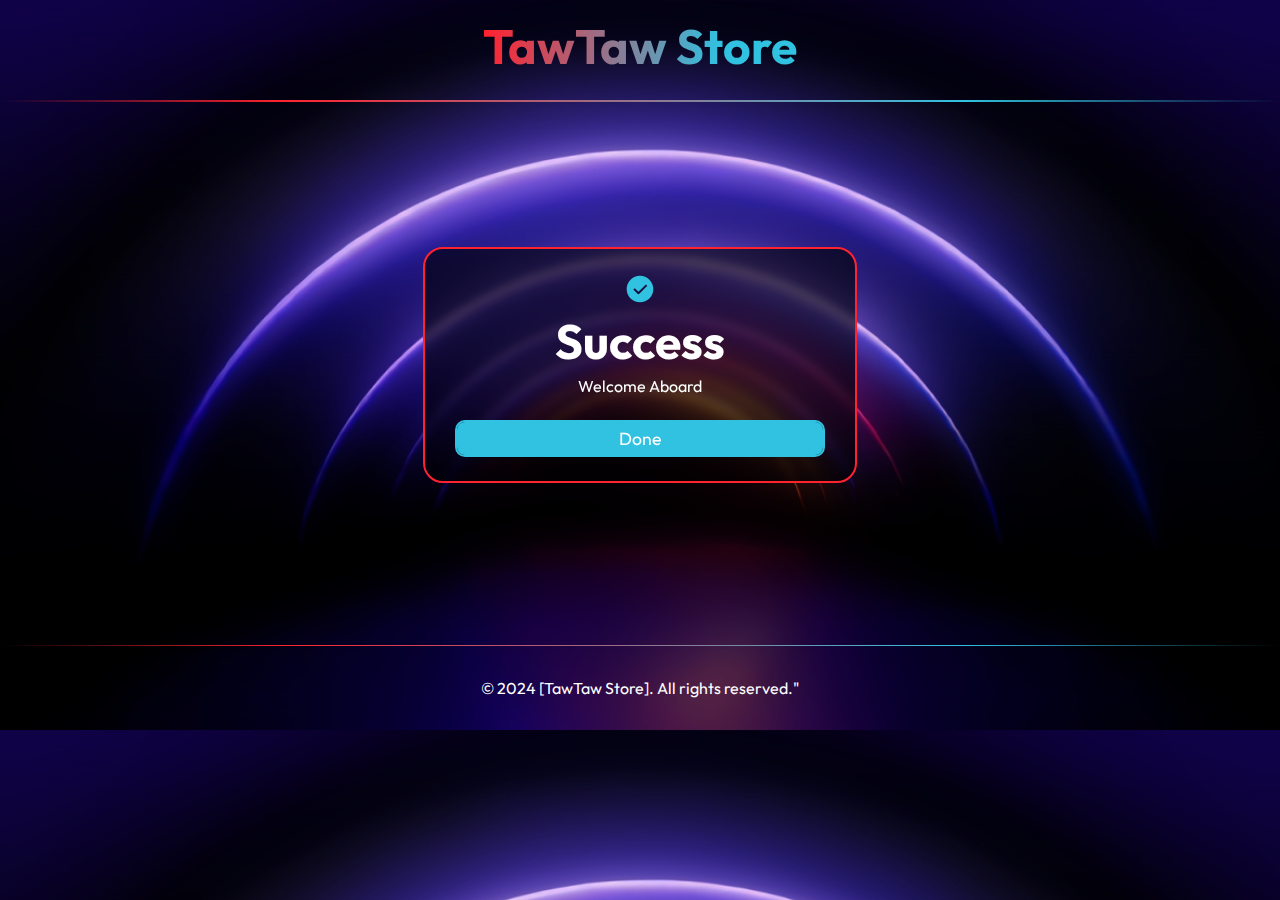
<file: html/s-log.html>
<!DOCTYPE html>
<html lang="en">

<head>
    <meta charset="UTF-8">
    <meta name="viewport" content="width=device-width, initial-scale=1.0">
    <link rel="stylesheet" href="..\css\form.css">
    <link rel="stylesheet" href="..\css\button.css">
    <title>TawTaw\s-log</title>
</head>

<body>
    <header>
        <h1>TawTaw Store</h1>
        <div class="line"></div>
    </header>
    <div class="container">
        <div class="glassy-card" id="success">
            <div id="welcome">
                <svg xmlns="http://www.w3.org/2000/svg" width="2em" height="2em" viewBox="0 0 24 24">
                    <path fill="#31C1E1" fill-rule="evenodd"
                        d="M12 22C6.477 22 2 17.523 2 12S6.477 2 12 2s10 4.477 10 10s-4.477 10-10 10m-1.177-7.86l-2.765-2.767L7 12.431l3.119 3.121a1 1 0 0 0 1.414 0l5.952-5.95l-1.062-1.062z" />
                </svg>
                <h1>Success</h1>
                <p>Welcome Aboard</p>
            </div>
            <button class="btx-blue-reverse">Done</button>
        </div>
    </div>
    <footer>
        <div class="line"></div>
        <p>© 2024 [TawTaw Store]. All rights reserved."</p>
    </footer>
</body>

</html>
</file>
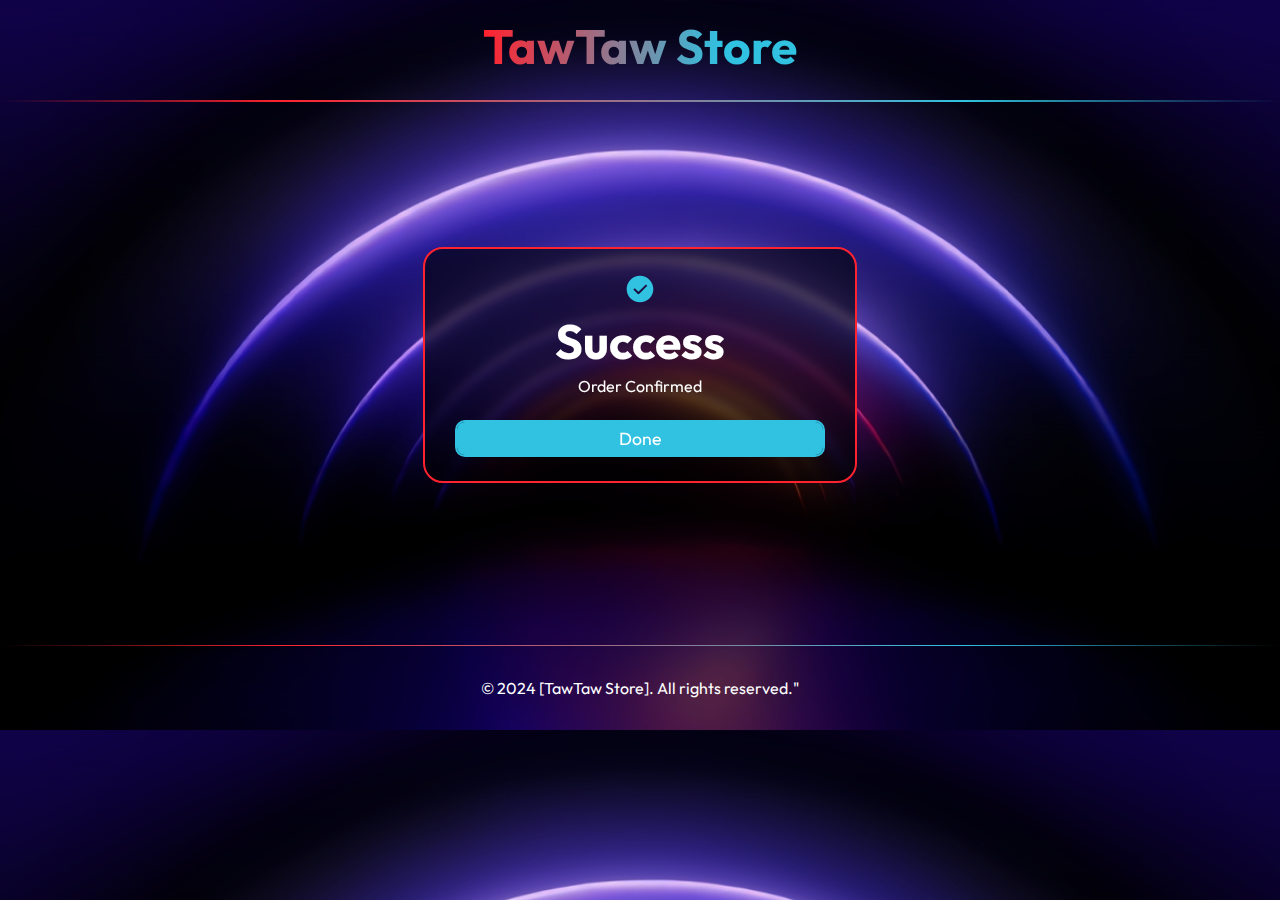
<file: html/s-pay.html>
<!DOCTYPE html>
<html lang="en">

<head>
    <meta charset="UTF-8">
    <meta name="viewport" content="width=device-width, initial-scale=1.0">
    <link rel="stylesheet" href="..\css\form.css">
    <link rel="stylesheet" href="..\css\button.css">
    <title>TawTaw\s-pay</title>
</head>

<body>
    <header>
        <h1>TawTaw Store</h1>
        <div class="line"></div>
    </header>
    <div class="container">
        <div class="glassy-card" id="success">
            <div id="welcome">
                <svg xmlns="http://www.w3.org/2000/svg" width="2em" height="2em" viewBox="0 0 24 24">
                    <path fill="#31C1E1" fill-rule="evenodd"
                        d="M12 22C6.477 22 2 17.523 2 12S6.477 2 12 2s10 4.477 10 10s-4.477 10-10 10m-1.177-7.86l-2.765-2.767L7 12.431l3.119 3.121a1 1 0 0 0 1.414 0l5.952-5.95l-1.062-1.062z" />
                </svg>
                <h1>Success</h1>
                <p>Order Confirmed</p>
            </div>
            <button class="btx-blue-reverse">Done</button>
        </div>
    </div>
    <footer>
        <div class="line"></div>
        <p>© 2024 [TawTaw Store]. All rights reserved."</p>
    </footer>
</body>

</html>
</file>
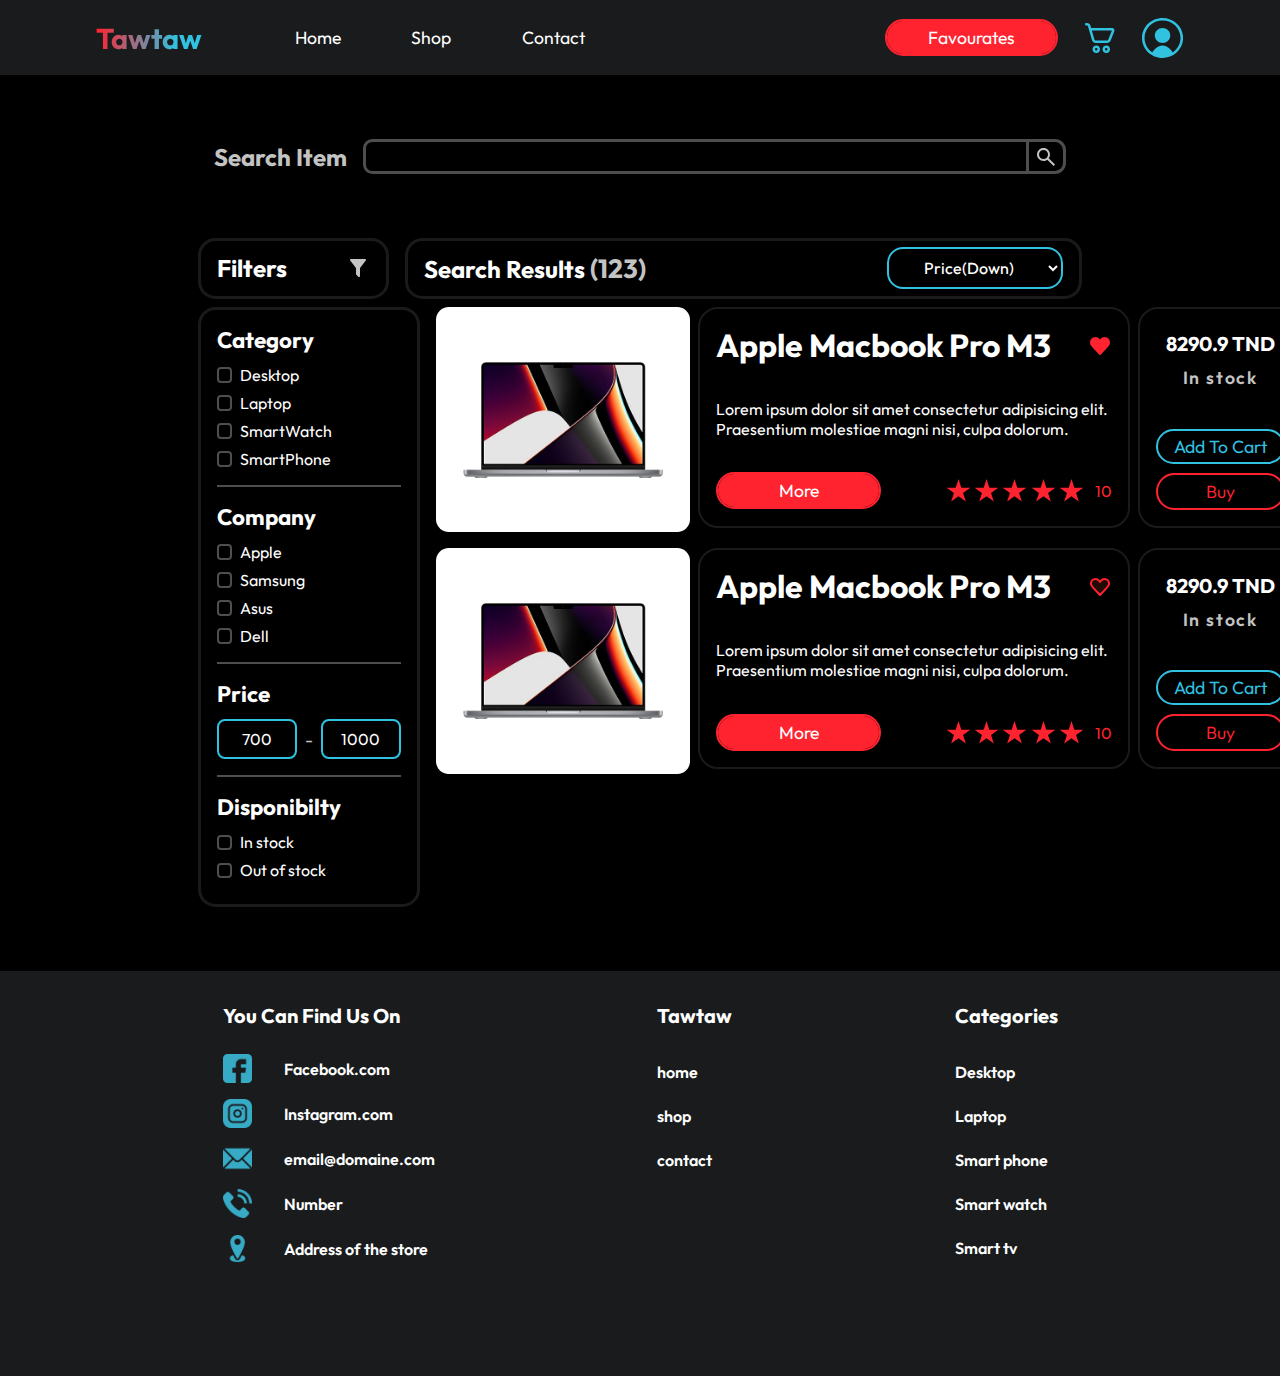
<file: html/shop.html>
<!DOCTYPE html>
<html lang="en">

<head>
    <meta charset="UTF-8" />
    <meta name="viewport" content="width=device-width, initial-scale=1.0" />
    <link rel="stylesheet" href="..\css\style.css">
    <link rel="stylesheet" href="..\css\items.css">
    <link rel="stylesheet" href="..\css\button.css">
    <title>TawTaw\home-l</title>
</head>

<body>
    <header>
        <nav>
            <span>
                <h1>Tawtaw</h1>
                <a href="s-index.html">Home</a>
                <a href="shop.html">Shop</a>
                <a href="contact.html">Contact</a>
            </span>
            <span id="on">
                <button class="btx-red" id="favourates">Favourates</button>
                <svg width="30" height="30" viewBox="0 0 30 30" fill="none" xmlns="http://www.w3.org/2000/svg">
                    <path
                        d="M1.25 0C0.918479 0 0.600537 0.131696 0.366117 0.366117C0.131696 0.600537 0 0.918479 0 1.25C0 1.58152 0.131696 1.89946 0.366117 2.13388C0.600537 2.3683 0.918479 2.5 1.25 2.5H1.865C2.13643 2.50047 2.40033 2.58928 2.61682 2.753C2.83331 2.91672 2.99063 3.14646 3.065 3.4075L7.03 17.2825C7.25426 18.0655 7.72735 18.7542 8.37776 19.2445C9.02816 19.7348 9.82051 20 10.635 20H22.0575C22.8071 20.0001 23.5396 19.7756 24.1603 19.3554C24.7811 18.9351 25.2616 18.3385 25.54 17.6425L29.225 8.4275C29.3765 8.04831 29.4328 7.6378 29.389 7.23183C29.3452 6.82586 29.2026 6.43679 28.9737 6.09865C28.7449 5.7605 28.4366 5.48357 28.076 5.29205C27.7154 5.10053 27.3133 5.00026 26.905 5H6.12L5.4675 2.72C5.24381 1.93693 4.77129 1.24797 4.12135 0.757241C3.47141 0.266517 2.67939 0.00071092 1.865 0H1.25ZM9.435 16.5925L6.835 7.5H26.905L23.2175 16.715C23.1246 16.9467 22.9645 17.1453 22.7578 17.2852C22.551 17.4251 22.3071 17.4999 22.0575 17.5H10.635C10.3636 17.4995 10.0997 17.4107 9.88318 17.247C9.66669 17.0833 9.50937 16.8535 9.435 16.5925ZM11.25 30C11.7425 30 12.2301 29.903 12.6851 29.7145C13.14 29.5261 13.5534 29.2499 13.9017 28.9017C14.2499 28.5534 14.5261 28.14 14.7146 27.6851C14.903 27.2301 15 26.7425 15 26.25C15 25.7575 14.903 25.2699 14.7146 24.8149C14.5261 24.36 14.2499 23.9466 13.9017 23.5983C13.5534 23.2501 13.14 22.9739 12.6851 22.7855C12.2301 22.597 11.7425 22.5 11.25 22.5C10.2554 22.5 9.30161 22.8951 8.59835 23.5983C7.89509 24.3016 7.5 25.2554 7.5 26.25C7.5 27.2446 7.89509 28.1984 8.59835 28.9017C9.30161 29.6049 10.2554 30 11.25 30ZM11.25 27.5C10.9185 27.5 10.6005 27.3683 10.3661 27.1339C10.1317 26.8995 10 26.5815 10 26.25C10 25.9185 10.1317 25.6005 10.3661 25.3661C10.6005 25.1317 10.9185 25 11.25 25C11.5815 25 11.8995 25.1317 12.1339 25.3661C12.3683 25.6005 12.5 25.9185 12.5 26.25C12.5 26.5815 12.3683 26.8995 12.1339 27.1339C11.8995 27.3683 11.5815 27.5 11.25 27.5ZM21.25 30C21.7425 30 22.2301 29.903 22.6851 29.7145C23.14 29.5261 23.5534 29.2499 23.9017 28.9017C24.2499 28.5534 24.5261 28.14 24.7146 27.6851C24.903 27.2301 25 26.7425 25 26.25C25 25.7575 24.903 25.2699 24.7146 24.8149C24.5261 24.36 24.2499 23.9466 23.9017 23.5983C23.5534 23.2501 23.14 22.9739 22.6851 22.7855C22.2301 22.597 21.7425 22.5 21.25 22.5C20.2554 22.5 19.3016 22.8951 18.5984 23.5983C17.8951 24.3016 17.5 25.2554 17.5 26.25C17.5 27.2446 17.8951 28.1984 18.5984 28.9017C19.3016 29.6049 20.2554 30 21.25 30ZM21.25 27.5C20.9185 27.5 20.6005 27.3683 20.3661 27.1339C20.1317 26.8995 20 26.5815 20 26.25C20 25.9185 20.1317 25.6005 20.3661 25.3661C20.6005 25.1317 20.9185 25 21.25 25C21.5815 25 21.8995 25.1317 22.1339 25.3661C22.3683 25.6005 22.5 25.9185 22.5 26.25C22.5 26.5815 22.3683 26.8995 22.1339 27.1339C21.8995 27.3683 21.5815 27.5 21.25 27.5Z"
                        fill="#31C1E1" />
                </svg>
                <svg width="42" height="40" viewBox="0 0 42 40" fill="none" xmlns="http://www.w3.org/2000/svg">
                    <g clip-path="url(#clip0_121_707)">
                        <path
                            d="M28.2638 17.5C28.2638 21.65 24.8208 25 20.5555 25C16.2902 25 12.8472 21.65 12.8472 17.5C12.8472 13.35 16.2902 10 20.5555 10C24.8208 10 28.2638 13.35 28.2638 17.5Z"
                            fill="#31C1E1" />
                        <path fill-rule="evenodd" clip-rule="evenodd"
                            d="M41.1111 20C41.1111 31.05 31.9125 40 20.5556 40C9.19861 40 0 31.05 0 20C0 8.95 9.19861 0 20.5556 0C31.9125 0 41.1111 8.95 41.1111 20ZM10.2778 34.375C10.6889 33.71 14.6715 27.5 20.5299 27.5C26.3625 27.5 30.3708 33.725 30.7819 34.375C33.1712 32.7675 35.1234 30.6193 36.4706 28.1153C37.8178 25.6113 38.5197 22.8264 38.516 20C38.516 10.325 30.4736 2.5 20.5299 2.5C10.5861 2.5 2.54375 10.325 2.54375 20C2.54375 25.95 5.60139 31.225 10.2778 34.375Z"
                            fill="#31C1E1" />
                    </g>
                    <defs>
                        <clipPath id="clip0_121_707">
                            <rect width="41.1111" height="40" fill="white" />
                        </clipPath>
                    </defs>
                </svg>
            </span>
        </nav>
    </header>
    <div class="container" id="search-section">
        <h2 class="grey">Search Item</h2>
        <div class="container">
            <input class="search" type="text">
            <div class="icon-holder"><svg width="18" height="18" viewBox="0 0 18 18" fill="none"
                    xmlns="http://www.w3.org/2000/svg">
                    <path
                        d="M16.6 18L10.3 11.7C9.8 12.1 9.225 12.4167 8.575 12.65C7.925 12.8833 7.23333 13 6.5 13C4.68333 13 3.146 12.3707 1.888 11.112C0.63 9.85333 0.000667196 8.316 5.291e-07 6.5C-0.000666137 4.684 0.628667 3.14667 1.888 1.888C3.14733 0.629333 4.68467 0 6.5 0C8.31533 0 9.853 0.629333 11.113 1.888C12.373 3.14667 13.002 4.684 13 6.5C13 7.23333 12.8833 7.925 12.65 8.575C12.4167 9.225 12.1 9.8 11.7 10.3L18 16.6L16.6 18ZM6.5 11C7.75 11 8.81267 10.5627 9.688 9.688C10.5633 8.81333 11.0007 7.75067 11 6.5C10.9993 5.24933 10.562 4.187 9.688 3.313C8.814 2.439 7.75133 2.00133 6.5 2C5.24867 1.99867 4.18633 2.43633 3.313 3.313C2.43967 4.18967 2.002 5.252 2 6.5C1.998 7.748 2.43567 8.81067 3.313 9.688C4.19033 10.5653 5.25267 11.0027 6.5 11Z"
                        fill="#C4C4C4" />
                </svg>
            </div>
        </div>
    </div>
    <div id="shop">
        <div class="container">
            <div class="left-shop" id="left-shop-title">
                <h2>Filters</h2><svg width="24" height="24" viewBox="0 0 24 24" fill="none"
                    xmlns="http://www.w3.org/2000/svg">
                    <path
                        d="M13.9999 12V19.88C14.0399 20.18 13.9399 20.5 13.7099 20.71C13.6174 20.8027 13.5075 20.8763 13.3865 20.9264C13.2655 20.9766 13.1359 21.0024 13.0049 21.0024C12.8739 21.0024 12.7442 20.9766 12.6233 20.9264C12.5023 20.8763 12.3924 20.8027 12.2999 20.71L10.2899 18.7C10.1809 18.5933 10.098 18.4629 10.0477 18.319C9.99739 18.175 9.98103 18.0213 9.99989 17.87V12H9.96989L4.20989 4.62C4.0475 4.41153 3.97422 4.14726 4.00607 3.88493C4.03793 3.6226 4.17232 3.38355 4.37989 3.22C4.56989 3.08 4.77989 3 4.99989 3H18.9999C19.2199 3 19.4299 3.08 19.6199 3.22C19.8275 3.38355 19.9618 3.6226 19.9937 3.88493C20.0256 4.14726 19.9523 4.41153 19.7899 4.62L14.0299 12H13.9999Z"
                        fill="#C4C4C4" />
                </svg>
            </div>
            <div class="right-shop" id="right-shop-title">
                <h2>Search Results <span class="grey">(123)</span></h2>
                <select name="Tri" id="Tri">
                    <option value="Price(Down)">Price(Down)</option>
                    <option value="Price(up)">Price(up)</option>
                    <option value="Date(Down)">Date(Down)</option>
                    <option value="Date(Up)">Date(Up)</option>
                </select>
            </div>
        </div>
        <div class="container">
            <div class="left-shop" id="left-shop">
                <div class="categorie">
                    <h3>Category</h3>
                    <div class="container">
                        <div class="button-holder">
                            <input type="checkbox" id="desktop" name="category">
                            <label for="desktop">Desktop</label>
                        </div>
                        <div class="button-holder">
                            <input type="checkbox" id="laptop" name="category">

                            <label for="laptop">Laptop</label>
                        </div>
                        <div class="button-holder">
                            <input type="checkbox" id="watch" name="category">

                            <label for="watch">SmartWatch</label>
                        </div>
                        <div class="button-holder">
                            <input type="checkbox" id="phone" name="category">
                            <label for="phone">SmartPhone</>
                        </div>
                    </div>
                    <hr>
                </div>
                <div class="categorie">
                    <h3>Company</h3>
                    <div class="container">
                        <div class="button-holder">
                            <input type="checkbox" id="apple" name="company">
                            <label for="apple">Apple</label>
                        </div>
                        <div class="button-holder">
                            <input type="checkbox" id="samsung" name="company">
                            <label for="samsung">Samsung</label>
                        </div>
                        <div class="button-holder">
                            <input type="checkbox" id="asus" name="company">
                            <label for="asus">Asus</label>
                        </div>
                        <div class="button-holder">
                            <input type="checkbox" id="dell" name="company">

                            <label for="dell">Dell</label>
                        </div>
                    </div>
                    <hr>
                </div>
                <div class="categorie">
                    <h3>Price</h3>
                    <div class="button-holder">
                        <input type="number" class="min" name="min" value="700">
                        <p class="grey">-</p>
                        <input type="number" class="max" name="max" value="1000">
                    </div>
                    <hr>
                </div>
                <div class="categorie">
                    <h3>Disponibilty</h3>
                    <div class="container">
                        <div class="button-holder">
                            <input type="checkbox" id="in-stock" name="disponibility">
                            <label for="in-stock">In stock</label>
                        </div>
                        <div class="button-holder">
                            <input type="checkbox" id="out-stock" name="disponibility">
                            <label for="out-stock">Out of stock</label>
                        </div>
                    </div>
                </div>
            </div>
            <div class="items-holder">
                <div class="container">
                    <div class="container" id="right-shop-details">
                        <div class="product-image"><img src="..\Images\Products\macbook.jpg" alt="product-image"></div>
                        <div class="middle-card">
                            <div class="button-holder">
                                <h3>Apple Macbook Pro M3</h3>
                                <img class="heart" src="..\Images\Icons\heart_on.svg" onclick="toggleHeart(this)">
                            </div>
                            <div>
                                <p class="cart-details-details">Lorem ipsum dolor sit amet consectetur adipisicing elit.
                                    Praesentium
                                    molestiae magni nisi,
                                    culpa dolorum.</p>
                            </div>
                            <div class="button-holder">
                                <button class="btx-red" id="product">More</button>
                                <div class="rating">
                                    <svg width="25" height="23" viewBox="0 0 25 23" fill="none"
                                        xmlns="http://www.w3.org/2000/svg">
                                        <path
                                            d="M12.5 0L15.3064 8.63729H24.3882L17.0409 13.9754L19.8473 22.6127L12.5 17.2746L5.15268 22.6127L7.95911 13.9754L0.611794 8.63729H9.69357L12.5 0Z"
                                            fill="#FF2330" />
                                    </svg>
                                    <svg width="25" height="23" viewBox="0 0 25 23" fill="none"
                                        xmlns="http://www.w3.org/2000/svg">
                                        <path
                                            d="M12.5 0L15.3064 8.63729H24.3882L17.0409 13.9754L19.8473 22.6127L12.5 17.2746L5.15268 22.6127L7.95911 13.9754L0.611794 8.63729H9.69357L12.5 0Z"
                                            fill="#FF2330" />
                                    </svg>
                                    <svg width="25" height="23" viewBox="0 0 25 23" fill="none"
                                        xmlns="http://www.w3.org/2000/svg">
                                        <path
                                            d="M12.5 0L15.3064 8.63729H24.3882L17.0409 13.9754L19.8473 22.6127L12.5 17.2746L5.15268 22.6127L7.95911 13.9754L0.611794 8.63729H9.69357L12.5 0Z"
                                            fill="#FF2330" />
                                    </svg>
                                    <svg width="25" height="23" viewBox="0 0 25 23" fill="none"
                                        xmlns="http://www.w3.org/2000/svg">
                                        <path
                                            d="M12.5 0L15.3064 8.63729H24.3882L17.0409 13.9754L19.8473 22.6127L12.5 17.2746L5.15268 22.6127L7.95911 13.9754L0.611794 8.63729H9.69357L12.5 0Z"
                                            fill="#FF2330" />
                                    </svg>
                                    <svg width="25" height="23" viewBox="0 0 25 23" fill="none"
                                        xmlns="http://www.w3.org/2000/svg">
                                        <path
                                            d="M12.5 0L15.3064 8.63729H24.3882L17.0409 13.9754L19.8473 22.6127L12.5 17.2746L5.15268 22.6127L7.95911 13.9754L0.611794 8.63729H9.69357L12.5 0Z"
                                            fill="#FF2330" />
                                    </svg>
                                    <p>10</p>
                                </div>
                            </div>
                        </div>
                        <div class="right-card">
                            <div>
                                <h3>8290.9 TND</h3>
                                <p>In stock</p>
                            </div>
                            <div>
                                <button class="btx-blue">Add to cart</button>
                                <button class="btx-red-reverse" id="buy">buy</button>
                            </div>
                        </div>
                    </div>
                </div>
                <div class="container">
                    <div class="container" id="right-shop-details">
                        <div class="product-image"><img src="..\Images\Products\macbook.jpg" alt="product-image"></div>
                        <div class="middle-card">
                            <div class="button-holder">
                                <h3>Apple Macbook Pro M3</h3>
                                <img class="heart" src="..\Images\Icons\heart.svg" onclick="toggleHeart(this)">

                            </div>
                            <div>
                                <p class="cart-details-details">Lorem ipsum dolor sit amet consectetur adipisicing elit.
                                    Praesentium
                                    molestiae magni nisi,
                                    culpa dolorum.</p>
                            </div>
                            <div class="button-holder">
                                <button class="btx-red" id="product">More</button>
                                <div class="rating">
                                    <svg width="25" height="23" viewBox="0 0 25 23" fill="none"
                                        xmlns="http://www.w3.org/2000/svg">
                                        <path
                                            d="M12.5 0L15.3064 8.63729H24.3882L17.0409 13.9754L19.8473 22.6127L12.5 17.2746L5.15268 22.6127L7.95911 13.9754L0.611794 8.63729H9.69357L12.5 0Z"
                                            fill="#FF2330" />
                                    </svg>
                                    <svg width="25" height="23" viewBox="0 0 25 23" fill="none"
                                        xmlns="http://www.w3.org/2000/svg">
                                        <path
                                            d="M12.5 0L15.3064 8.63729H24.3882L17.0409 13.9754L19.8473 22.6127L12.5 17.2746L5.15268 22.6127L7.95911 13.9754L0.611794 8.63729H9.69357L12.5 0Z"
                                            fill="#FF2330" />
                                    </svg>
                                    <svg width="25" height="23" viewBox="0 0 25 23" fill="none"
                                        xmlns="http://www.w3.org/2000/svg">
                                        <path
                                            d="M12.5 0L15.3064 8.63729H24.3882L17.0409 13.9754L19.8473 22.6127L12.5 17.2746L5.15268 22.6127L7.95911 13.9754L0.611794 8.63729H9.69357L12.5 0Z"
                                            fill="#FF2330" />
                                    </svg>
                                    <svg width="25" height="23" viewBox="0 0 25 23" fill="none"
                                        xmlns="http://www.w3.org/2000/svg">
                                        <path
                                            d="M12.5 0L15.3064 8.63729H24.3882L17.0409 13.9754L19.8473 22.6127L12.5 17.2746L5.15268 22.6127L7.95911 13.9754L0.611794 8.63729H9.69357L12.5 0Z"
                                            fill="#FF2330" />
                                    </svg>
                                    <svg width="25" height="23" viewBox="0 0 25 23" fill="none"
                                        xmlns="http://www.w3.org/2000/svg">
                                        <path
                                            d="M12.5 0L15.3064 8.63729H24.3882L17.0409 13.9754L19.8473 22.6127L12.5 17.2746L5.15268 22.6127L7.95911 13.9754L0.611794 8.63729H9.69357L12.5 0Z"
                                            fill="#FF2330" />
                                    </svg>
                                    <p>10</p>
                                </div>
                            </div>
                        </div>
                        <div class="right-card">
                            <div>
                                <h3>8290.9 TND</h3>
                                <p>In stock</p>
                            </div>
                            <div>
                                <button class="btx-blue">Add to cart</button>
                                <button class="btx-red-reverse" id="buy">buy</button>
                            </div>
                        </div>
                    </div>
                </div>
            </div>
        </div>
    </div>
    <footer>
        <div>
            <h4>you can find us on</h4>
            <div><img src="..\Images\Icons\facebook.png" alt="">
                <a>Facebook.com</a>
            </div>
            <div><img src="..\Images\Icons\instagram.png" alt="">
                <a>Instagram.com</a>
            </div>
            <div><img src="..\Images\Icons\mail.png" alt="">
                <a>email@domaine.com</a>
            </div>
            <div><img src="..\Images\Icons\telephone-call.png" alt="">
                <a>Number</a>
            </div>
            <div><img src="..\Images\Icons\gps-navigation.png" alt="">
                <a>Address of the store</a>
            </div>
        </div>
        <div class="gap-footer">
            <h4>Tawtaw</h4>
            <a href="s-index.html">home</a>
            <a href="shop.html">shop</a>
            <a href="contact.html">contact</a>
        </div>
        <div class="gap-footer">
            <h4>Categories</h4>
            <a>Desktop</a>
            <a>Laptop</a>
            <a>Smart phone</a>
            <a>Smart watch</a>
            <a>Smart tv</a>
        </div>
    </footer>
    <script src="..\JS\index.js"></script>
</body>

</html>
</file>
